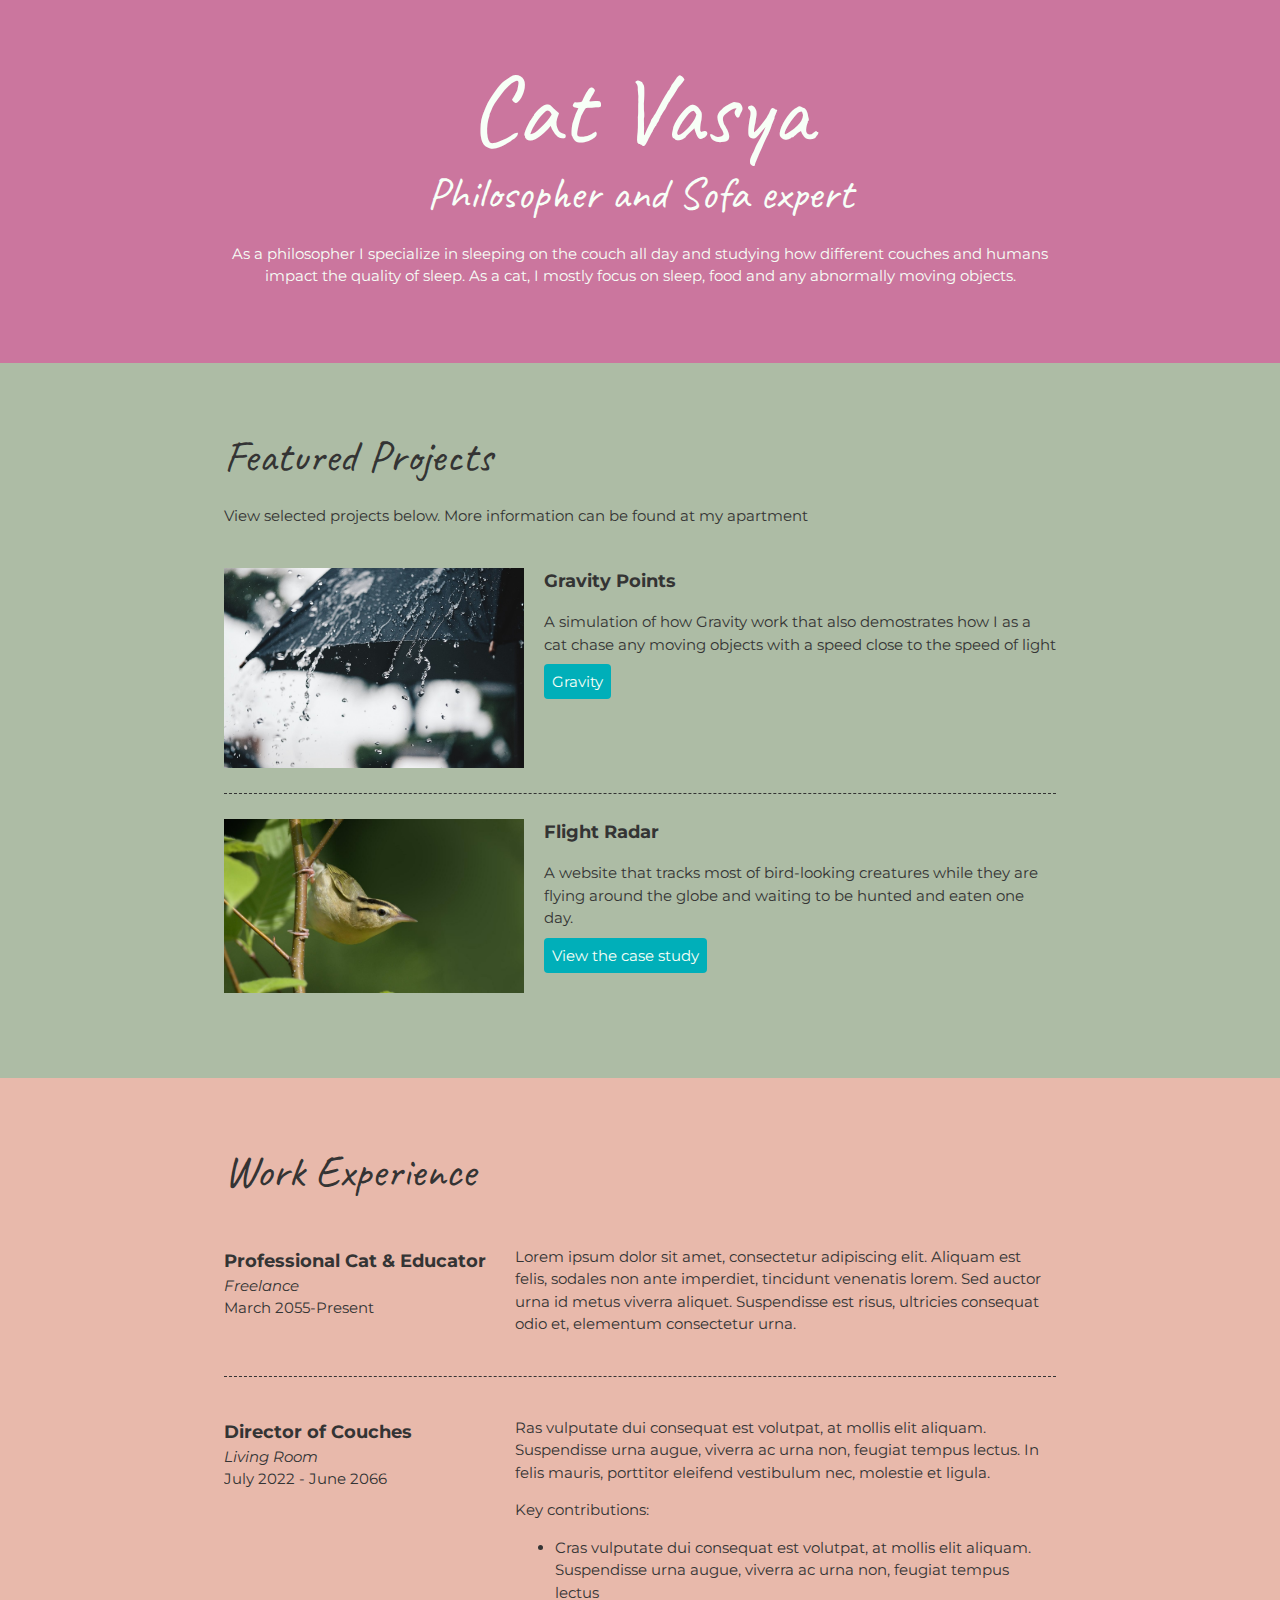
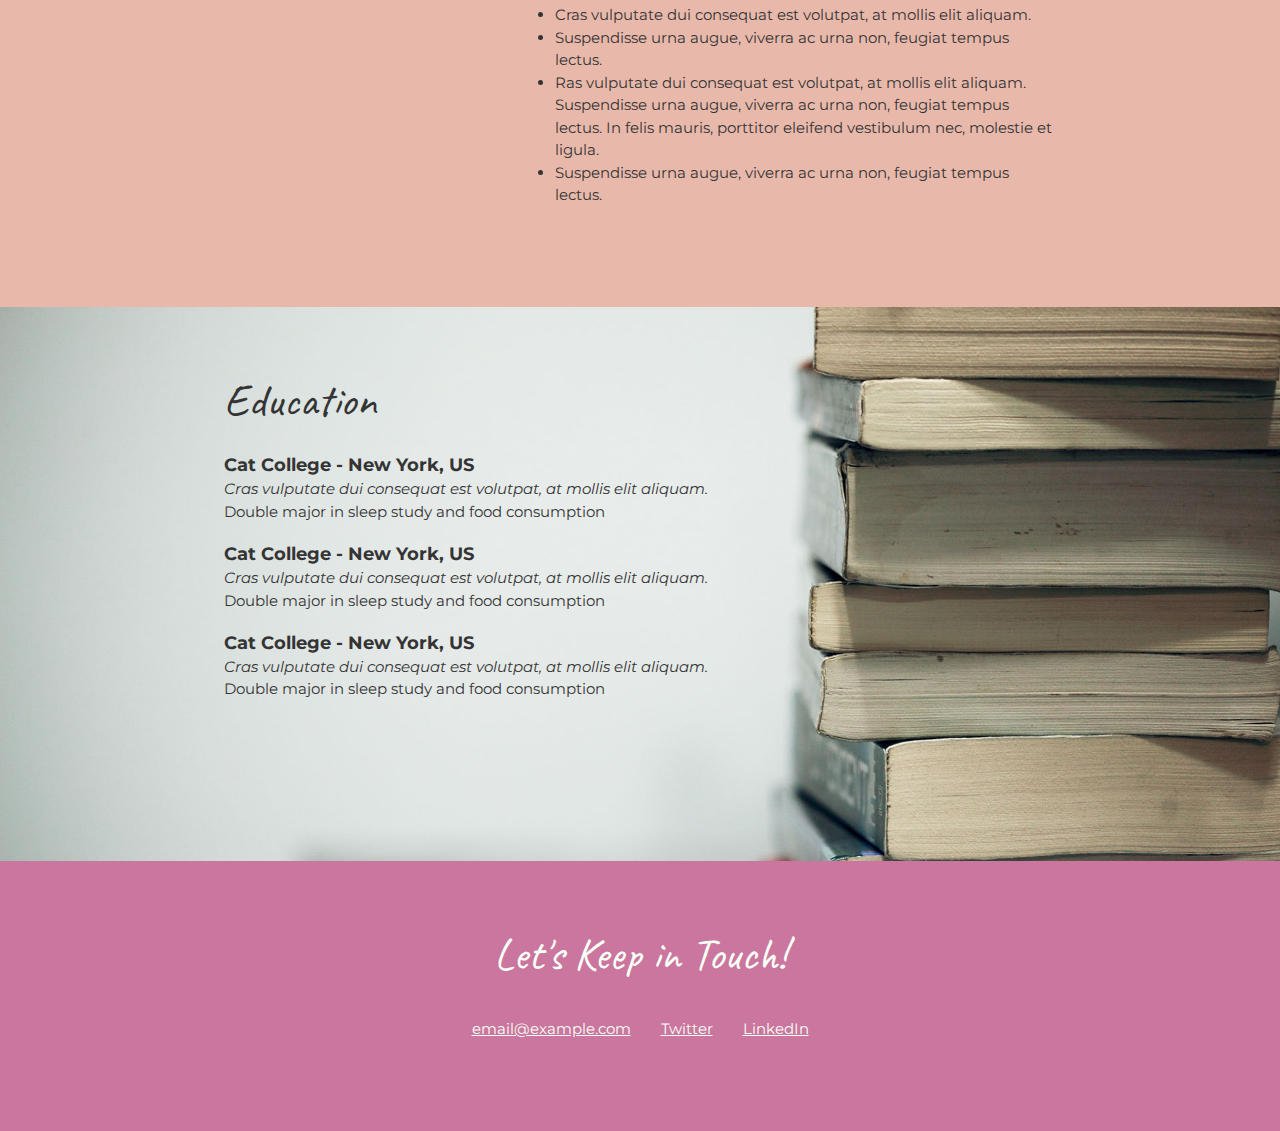
<file: Cat's portfolio css-training/index.html>
<!DOCTYPE html>
<html lang="en">
  <head>
    <meta charset="UTF-8">
    <meta name="viewport" content="width=device-width, initial-scale=1.0">
    <title>My Cat</title>
     <link href="https://fonts.googleapis.com/css?family=Caveat|Montserrat:400,600&display=swap" rel="stylesheet">
    <link rel="stylesheet" href="css/styles.css">
  </head>
  <body>
    <main>

      <header>
        <div class="content-wrap">
          <h1>Cat Vasya</h1>
          <h2>Philosopher and Sofa expert</h2>

          <p>As a philosopher I specialize in sleeping on the couch all day and studying how different couches and humans impact the quality of sleep. As a cat, I mostly focus on sleep, food and any abnormally moving objects.</p>
        </div>
      </header>


      <section class="projects">
        <div class="content-wrap divider">
          <h2>Featured Projects</h2>
          <p>View selected projects below. More information can be found at my apartment</p>


          <section class="project-item">
            <img src="images/rain.jpg" alt="rain">
            <h3>Gravity Points</h3>
            <p>A simulation of how Gravity work that also demostrates how I as a cat chase any moving objects with a speed close to the speed of light</p>
            <a class="btn" href="https://codepen.io/akm2/full/AGgarW" target="_blank">Gravity</a>
          </section>


          <section class="project-item clear">
            <img src="images/bird.jpg" alt="bird ">
            <h3>Flight Radar</h3>
            <p>A website that tracks most of bird-looking creatures while they are flying around the globe and waiting to be hunted and eaten one day. </p>
            <a class="btn" href="https://www.flightradar24.com/-24.04,163.62/2" target="_blank">View the case study</a>
          </section>


        </div>
      </section>


      <section class="work-experience item-details">
        <div class="content-wrap divider">
          <h2>Work Experience</h2>

          <!-- Job 1 -->
          <section class="job-item">
            <div class="job-details">
              <h3>Professional Cat & Educator</h3>
              <p>Freelance</p>
              <p>March 2055-Present</p>
            </div>
            <div class="job-summary">
              <p>Lorem ipsum dolor sit amet, consectetur adipiscing elit. Aliquam est felis, sodales non ante imperdiet, tincidunt venenatis lorem. Sed auctor urna id metus viverra aliquet. Suspendisse est risus, ultricies consequat odio et, elementum consectetur urna. </p>
            </div>
          </section>

          <!-- Job 2 -->
          <section class="job-item">
            <div class="job-details">
              <h3>Director of Couches</h3>
              <p>Living Room</p>
              <p>July 2022 - June 2066</p>
            </div>
            <div class="job-summary">
              <p>Ras vulputate dui consequat est volutpat, at mollis elit aliquam. Suspendisse urna augue, viverra ac urna non, feugiat tempus lectus. In felis mauris, porttitor eleifend vestibulum nec, molestie et ligula.</p>
              <p>Key contributions:</p>

                  <ul>
                    <li>Cras vulputate dui consequat est volutpat, at mollis elit aliquam. Suspendisse urna augue, viverra ac urna non, feugiat tempus lectus</li>
                    <li>Cras vulputate dui consequat est volutpat, at mollis elit aliquam.</li>
                    <li> Suspendisse urna augue, viverra ac urna non, feugiat tempus lectus.</li>

                <li>Ras vulputate dui consequat est volutpat, at mollis elit aliquam. Suspendisse urna augue, viverra ac urna non, feugiat tempus lectus. In felis mauris, porttitor eleifend vestibulum nec, molestie et ligula.</li>
                  <li> Suspendisse urna augue, viverra ac urna non, feugiat tempus lectus.</li>
              </ul>
            </div>
          </section>
      </section>


      <section class="education item-details">
        <div class="content-wrap">
          <h2>Education</h2>

          <section>
            <h3>Cat College - New York, US</h3>
            <p>Cras vulputate dui consequat est volutpat, at mollis elit aliquam.</p>
            <p>Double major in sleep study and food consumption</p>
          </section>

          <section>
            <h3>Cat College - New York, US</h3>
            <p>Cras vulputate dui consequat est volutpat, at mollis elit aliquam.</p>
            <p>Double major in sleep study and food consumption</p>
          </section>

          <section>
            <h3>Cat College - New York, US</h3>
            <p>Cras vulputate dui consequat est volutpat, at mollis elit aliquam.</p>
            <p>Double major in sleep study and food consumption</p>
          </section>

        </div>
      </section>


      <footer>
        <div class="content-wrap">
          <h2>Let's Keep in Touch!</h2>
          <ul class="contact-list">
            <li><a href="">email@example.com</a></li>
            <li><a href="" target="_blank">Twitter</a></li>
            <li><a href="" target="_blank">LinkedIn</a></li>
          </ul>
        </div>
      </footer>
    </main>
  </body>
</html>
</file>
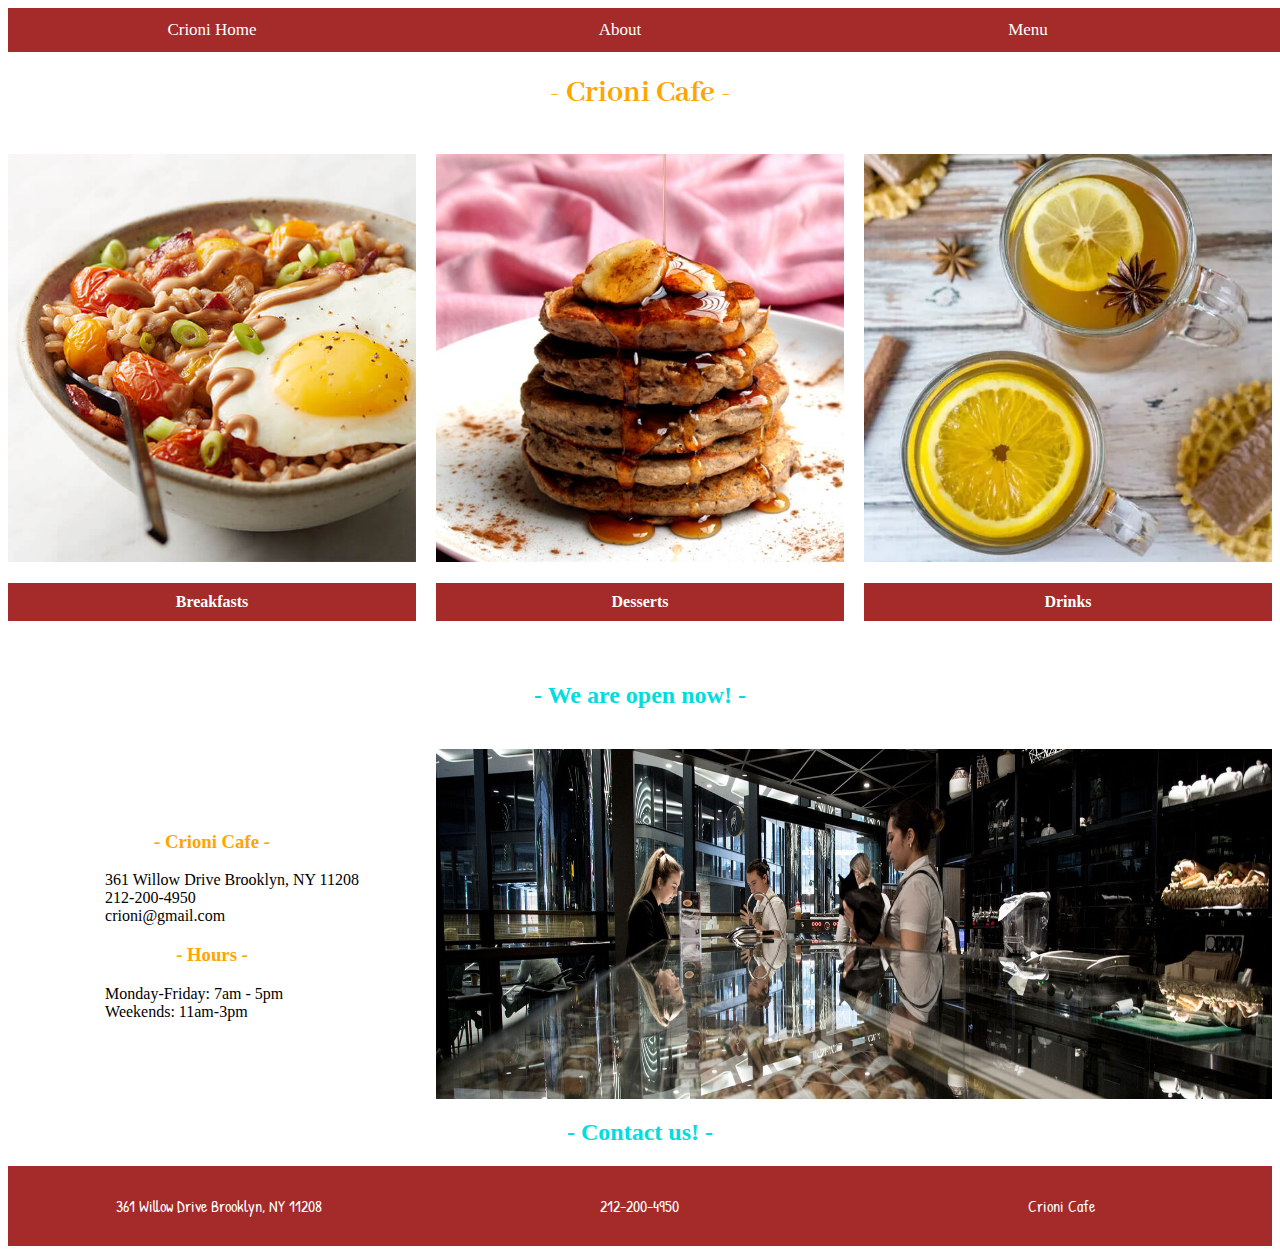
<file: Crioni Cafe/index.html>
<!Doctype>
<html>
	<head>
    <title>Crioni Cafe
    </title>
    <meta name="description" content="Cafe website">
    <meta name="author" content="Tanya Matsegora">
    <meta name="keywords" content="drinks,breakfast,food, desert">
    <link rel="stylesheet" type="text/css" href="style.css">
		<link rel="preconnect" href="https://fonts.googleapis.com">
		<link rel="preconnect" href="https://fonts.gstatic.com" crossorigin>
		<link href="https://fonts.googleapis.com/css2?family=Abhaya+Libre&family=Patrick+Hand&family=Permanent+Marker&display=swap" rel="stylesheet">
  </head>
	 <body>

    <header>
      <nav class="nav">
          <a href="">Crioni Home</a>
          <a href="about.html">About</a>
          <a href="menu.html">Menu</a>
      </nav>

    </header>
<main class="wrapper">
	<h1 class="h1">- Crioni Cafe -</h1>
	<article class="a1"><a href="menu.html"><img src="img/breakfast.jpg" alt="Fried egg"></a>
		<a href="menu.html"><h4>Breakfasts</h4></a>
	</article>
	<article class="a2"><a href="menu.html"><img src="img/dessert.jpeg" alt="Pancakes"></a>
		<a href="menu.html"><h4>Desserts</h4></a>
	</article>
	<article class="a3"><a href="menu.html"><img src="img/drinks.jpeg" alt="Tea with lemon"></a>
		<a href="menu.html"><h4>Drinks</h4></a>
	</article>
	<h2 class="h2">- We are open now! -</h2>
	  <div class="i1">
	    <h3>- Crioni Cafe -</h3>
	    <ul>
	    <li>361 Willow Drive Brooklyn, NY 11208</li>
	    <li>212-200-4950</li>
	    <li>crioni@gmail.com</li>
	    </ul>
	    <h3>- Hours -</h3>
	    <ul>
	      <li>Monday-Friday: 7am - 5pm</li>
	      <li>Weekends: 11am-3pm</li>
	    </ul>
	</div>
	<img class="im1" src="img/cafe3.jpeg" alt="Kitchen of the cafe">
</main>


    </body>
		<footer>
		<h2>- Contact us! -</h2>
		<div id="f">
		<p>361 Willow Drive Brooklyn, NY 11208</p>
		<p>212-200-4950</p>
		<p>Crioni Cafe</p>
	</div>
		</footer>
</html>
</file>
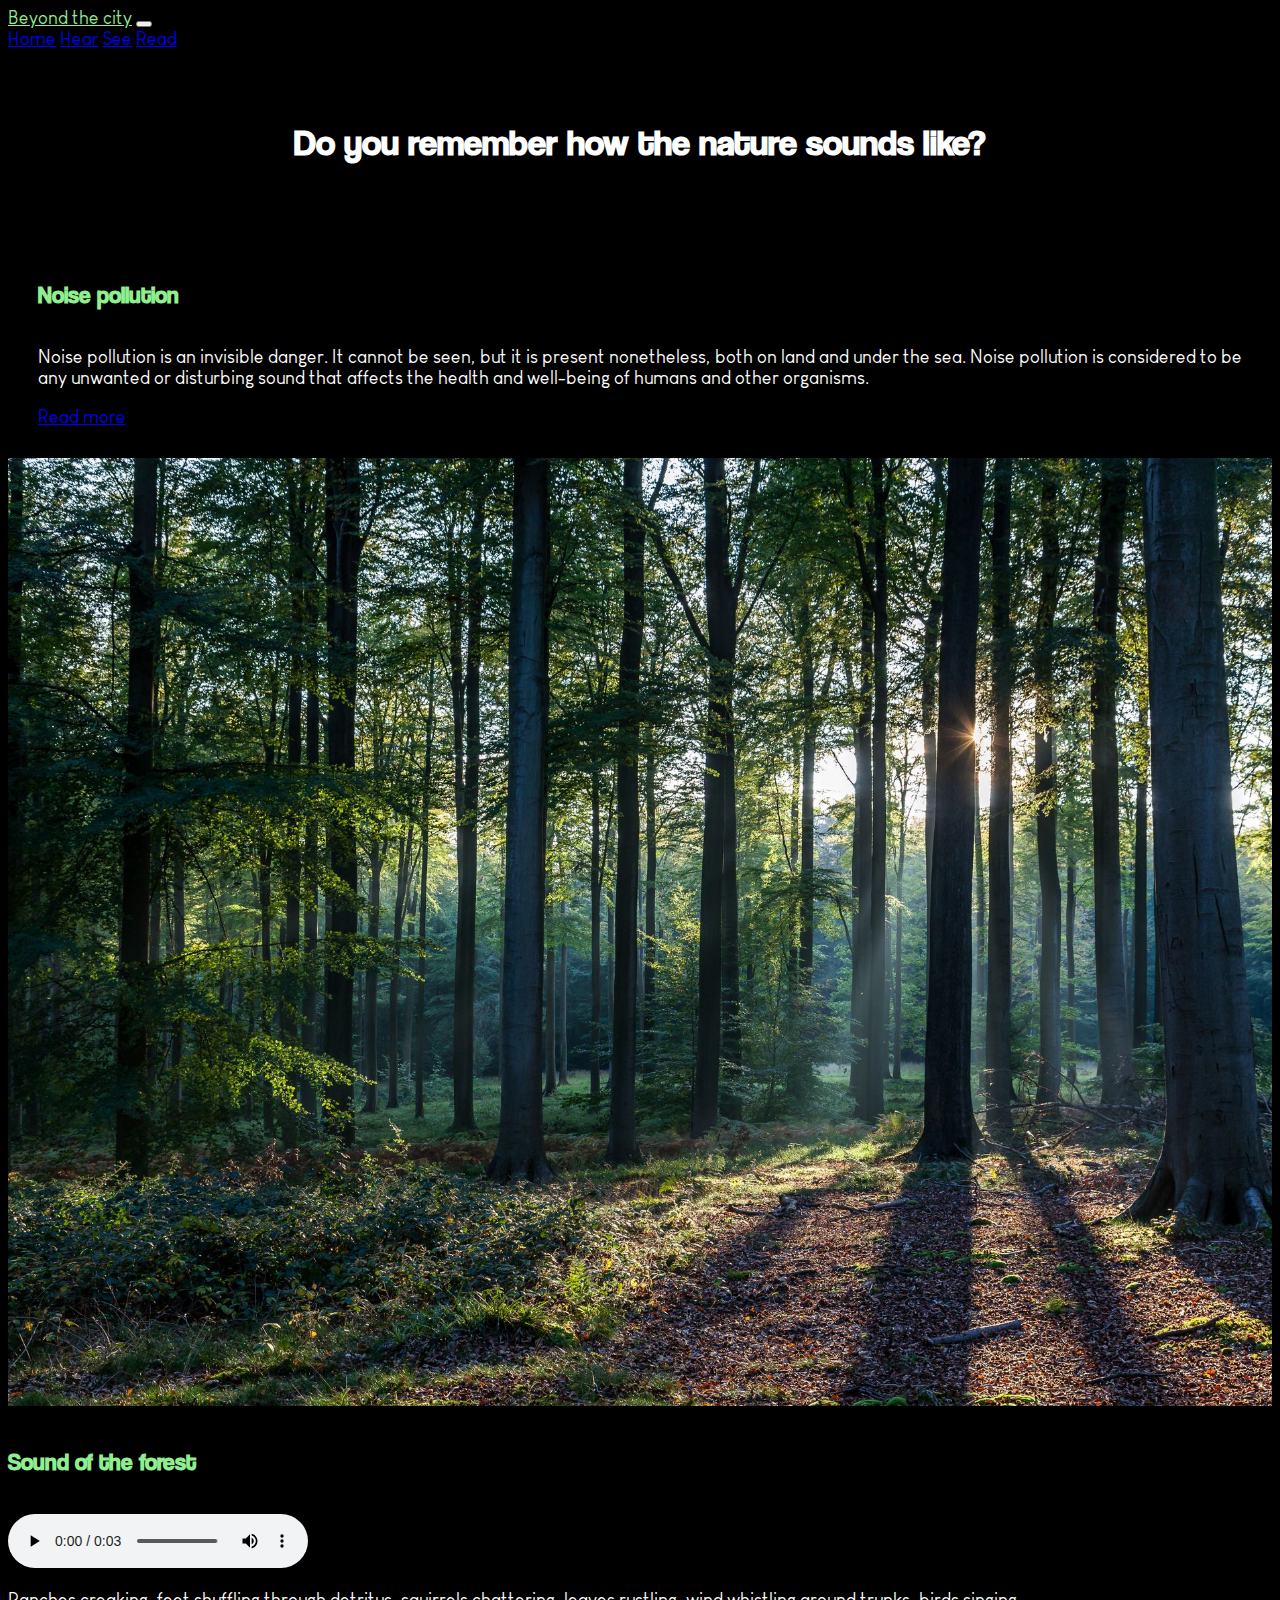
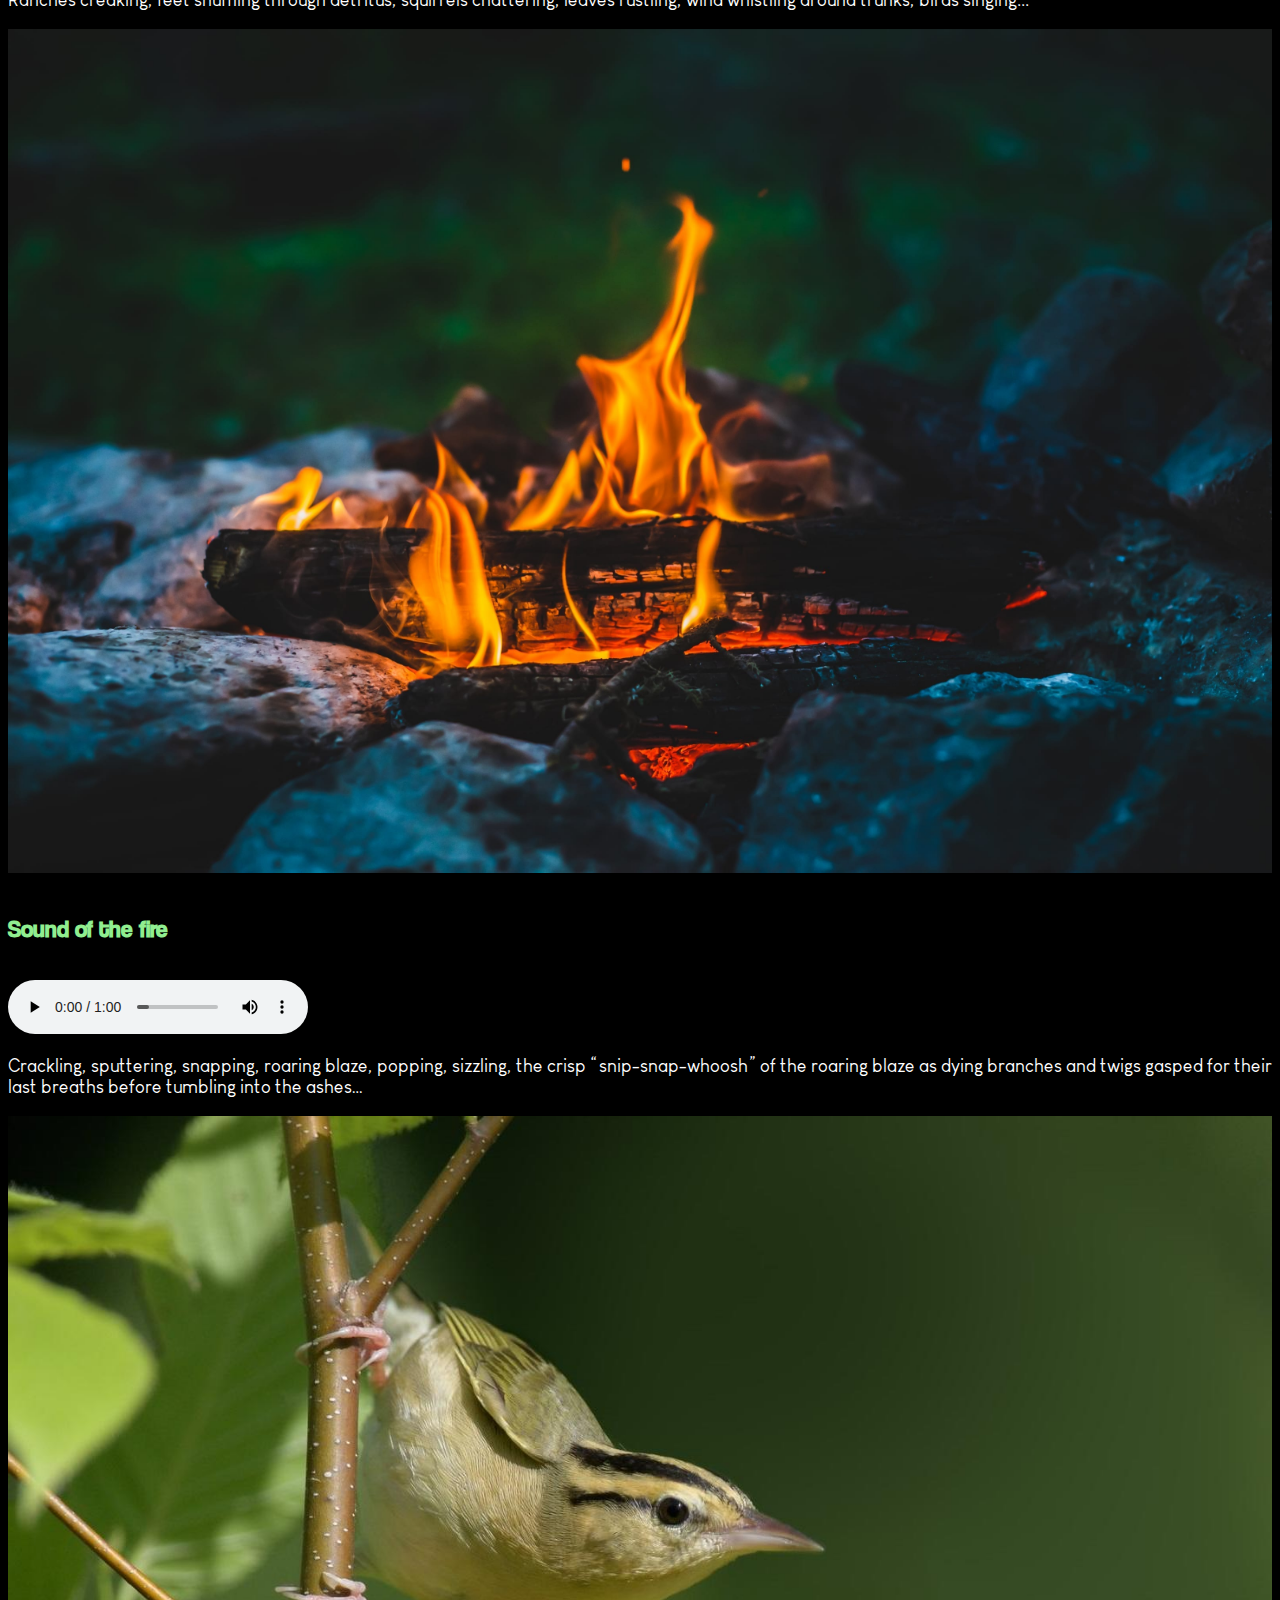
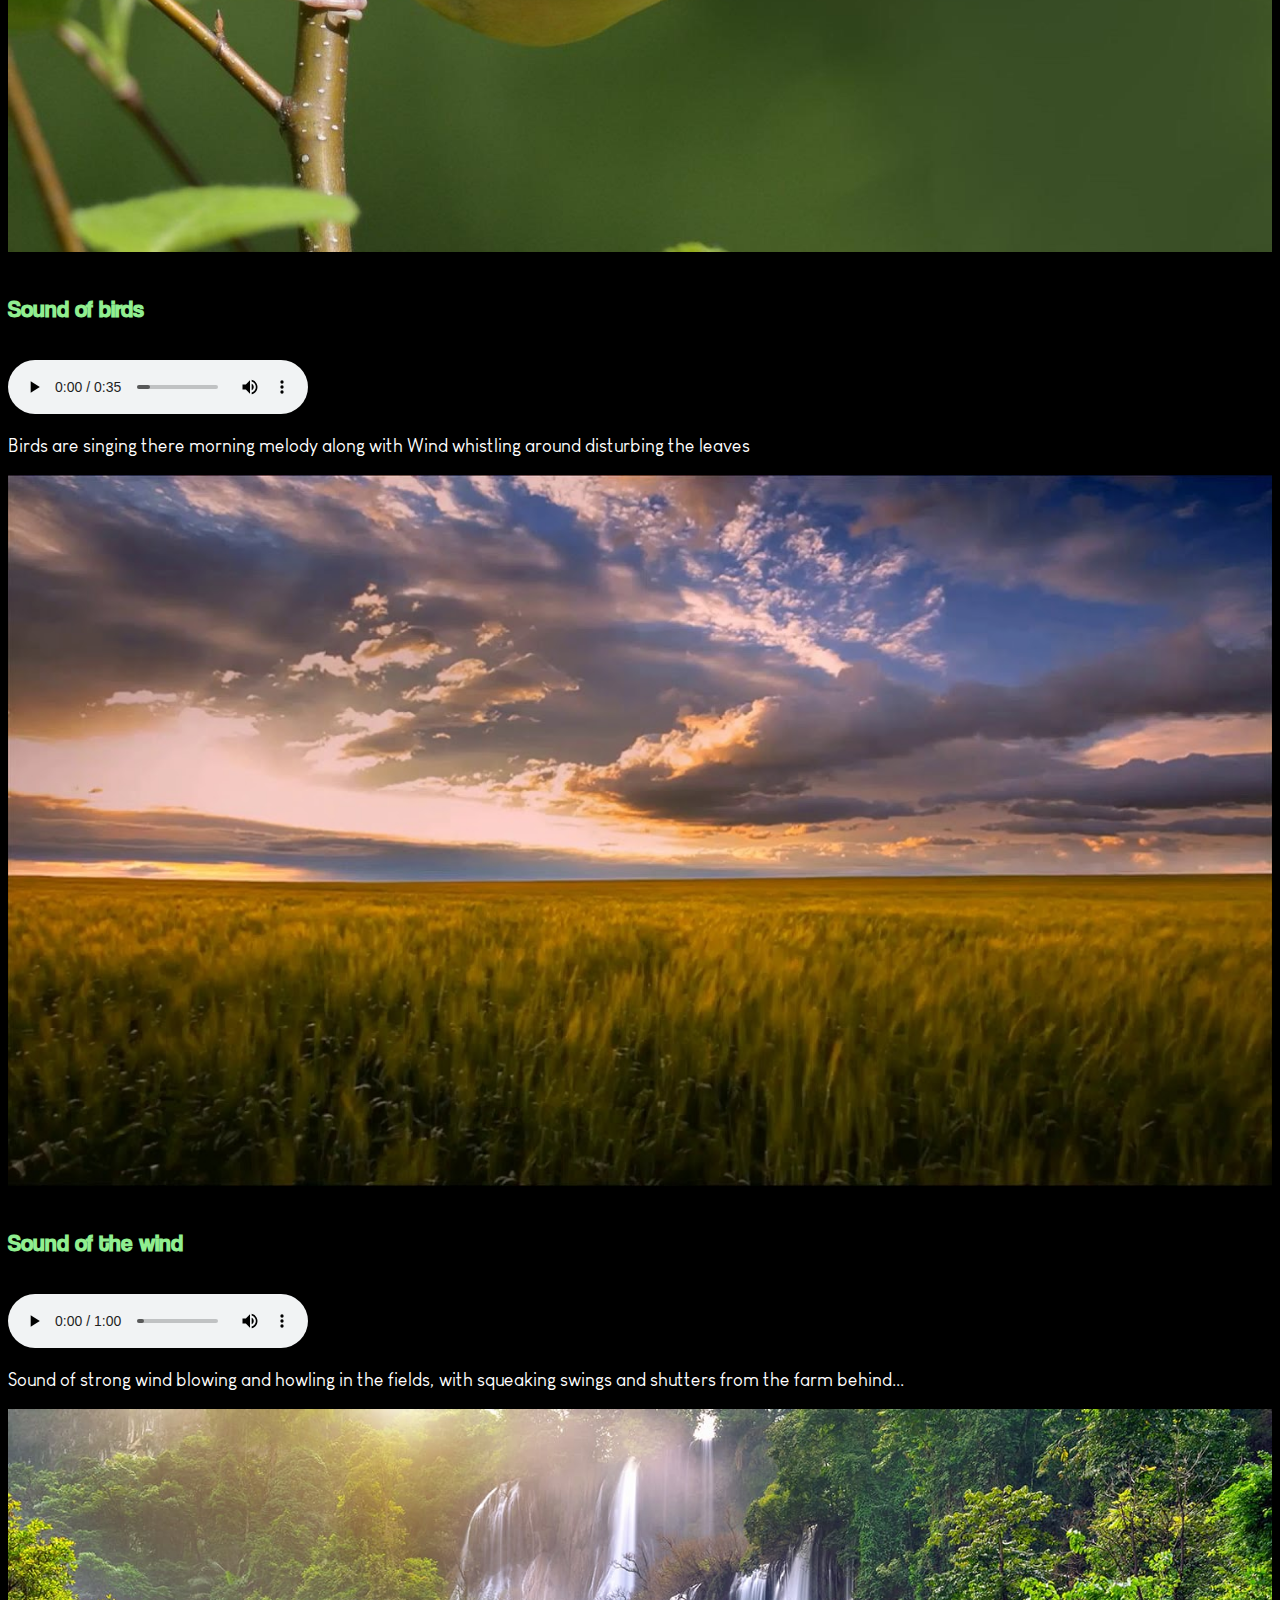
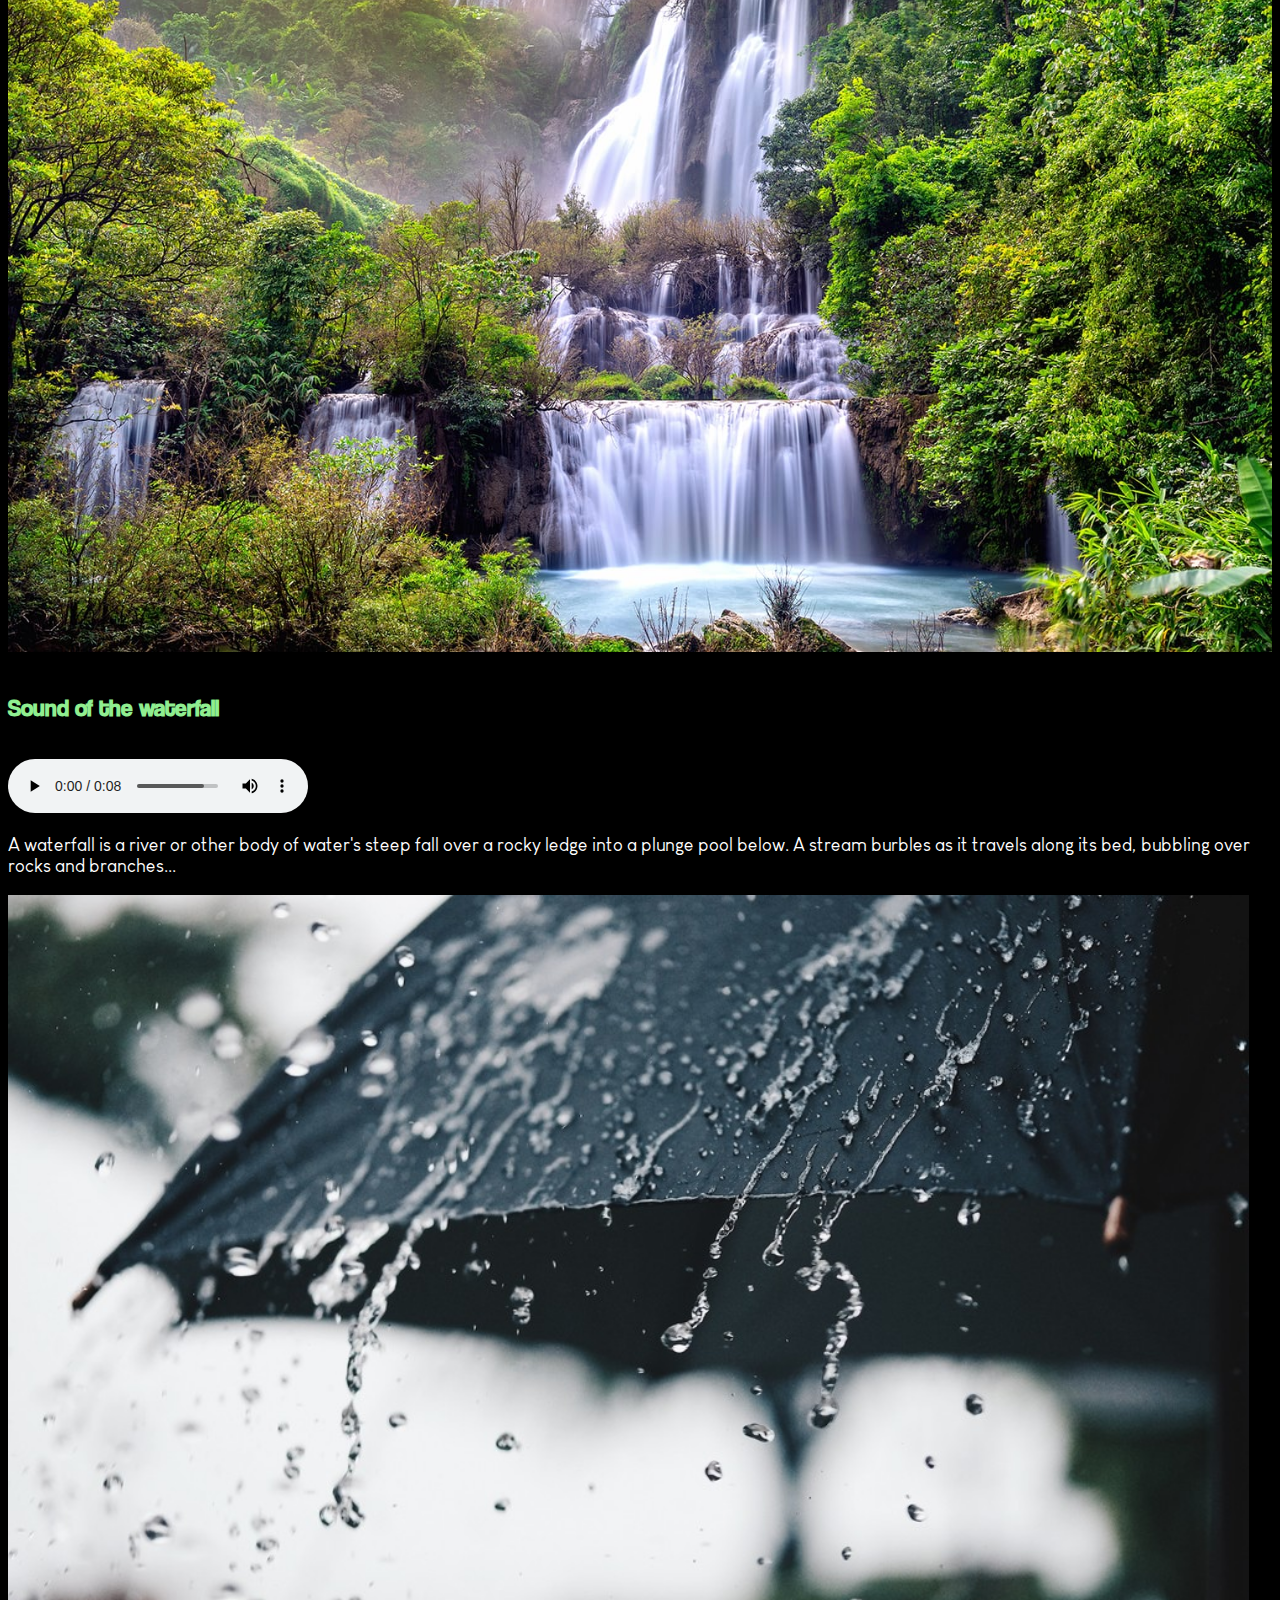
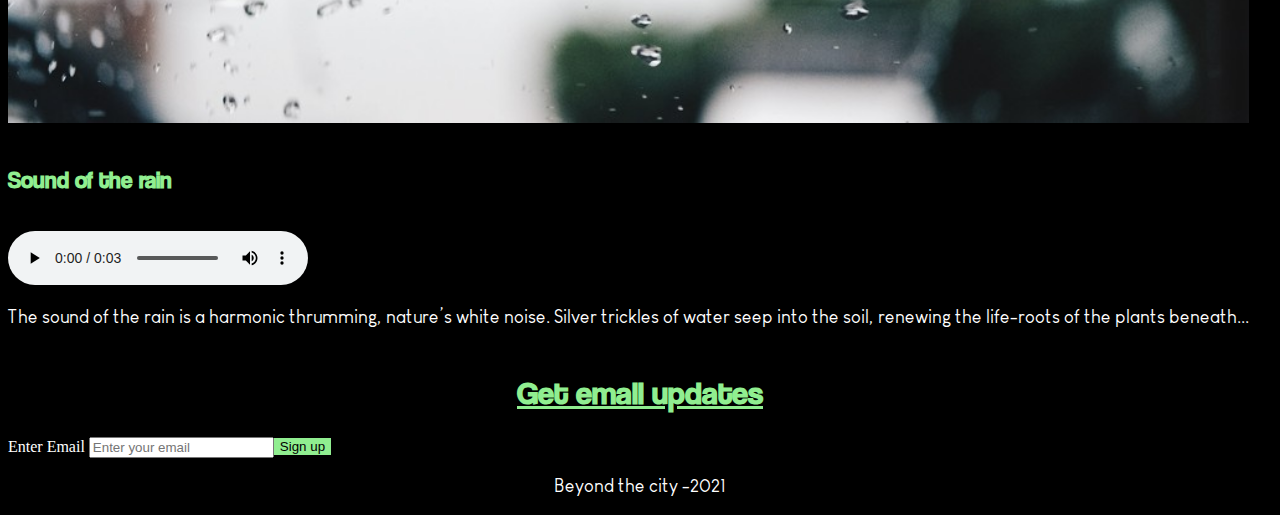
<file: Beyond the city/hear.html>
<!doctype html>
<html lang="en">
  <head>
    <title>Beyond the city
    </title>
    <meta name="description" content="Beyond the city">
    <meta name="author" content="Tanya Matsegora">
    <meta name="keywords" content="nature, forest, mountain">
    <link rel="stylesheet" type="text/css" href="style.css">
    <meta charset="utf-8">
    <meta name="viewport" content="width=device-width, initial-scale=1">

    <!-- Bootstrap CSS -->
    <link href="https://cdn.jsdelivr.net/npm/bootstrap@5.1.3/dist/css/bootstrap.min.css" rel="stylesheet" integrity="sha384-1BmE4kWBq78iYhFldvKuhfTAU6auU8tT94WrHftjDbrCEXSU1oBoqyl2QvZ6jIW3" crossorigin="anonymous">

  </head>
  <body>
    <header>
      <nav class="navbar navbar-expand-lg navbar-dark bg-dark fixed-top">
  <div class="container-fluid">
    <a class="navbar-brand" href="index.html">Beyond the city</a>
    <button class="navbar-toggler" type="button" data-bs-toggle="collapse" data-bs-target="#navbarNavAltMarkup" aria-controls="navbarNavAltMarkup" aria-expanded="false" aria-label="Toggle navigation">
      <span class="navbar-toggler-icon"></span>
    </button>
    <div class="collapse navbar-collapse" id="navbarNavAltMarkup">
      <div class="navbar-nav">
        <a class="nav-link" aria-current="page" href="index.html">Home</a>
        <a class="nav-link active" href="hear.html">Hear</a>
        <a class="nav-link" href="see.html">See</a>
        <a class="nav-link" href="read.html">Read</a>

      </div>
    </div>
  </div>
</nav>
    </header>
    <main class="grid">
    <h1 style="color:white;">Do you remember how the nature sounds like?</h1>
    <article class="a">
    <div class="card w-100 bg-dark text-white">
  <div class="card-body">
    <h5 class="card-title">Noise pollution</h5>
    <p class="card-text">Noise pollution is an invisible danger.
      It cannot be seen, but it is present nonetheless, both on land and under the sea.
      Noise pollution is considered to be any unwanted or disturbing sound that affects the health
      and well-being of humans and other organisms. </p>
      <div class="d-grid col-6 mx-auto">
    <a href="read.html" class="btn btn-outline-light">Read more</a>
  </div>
  </div>
</div>
</article>

    <div class="row row-cols-1 row-cols-md-2 g-4">
  <div class="col">
    <div class="card text-white bg-dark mb-3">
      <img src="img/forest.jpg" class="card-img-top" height="auto"width="100%"alt="forest">
      <div class="card-body">
        <h5 class="card-title">Sound of the forest</h5>
        <audio controls>
          <source src="mp/forest.mp3" type="audio/mpeg">
Your browser does not support the audio element.
          </audio>
        <p class="card-text">Ranches creaking, feet shuffling through detritus, squirrels chattering, leaves rustling, wind whistling around trunks, birds singing...</p>
      </div>
    </div>
  </div>
  <div class="col">
    <div class="card text-white bg-dark mb-3">
      <img src="img/fire2.jpg" class="card-img-top" height="auto"width="100%"alt="fire">
      <div class="card-body">
        <h5 class="card-title">Sound of the fire</h5>
        <audio controls>
        <source src="mp/fire.mp3" type="audio/mpeg">
Your browser does not support the audio element.
        </audio>
        <p class="card-text">Crackling, sputtering, snapping, roaring blaze, popping, sizzling, the crisp “snip-snap-whoosh” of the roaring blaze as dying branches and twigs gasped for their last breaths before tumbling into the ashes…</p>
      </div>
    </div>
  </div>
  <div class="col">
    <div class="card text-white bg-dark mb-3">
      <img src="img/bird.jpg" class="card-img-top" height="auto"width="100%"alt="bird">
      <div class="card-body">
        <h5 class="card-title">Sound of birds</h5>
        <audio controls>
        <source src="mp/birds.mp3" type="audio/mpeg">
Your browser does not support the audio element.
        </audio>
        <p class="card-text">Birds are singing there morning melody along with Wind whistling around disturbing the leaves</p>
      </div>
    </div>
  </div>
  <div class="col">
    <div class="card text-white bg-dark mb-3">
      <img src="img/wind.jpg" class="card-img-top"height="auto"width="100%" alt="wheat and sun">
      <div class="card-body">
        <h5 class="card-title">Sound of the wind</h5>
        <audio controls>
        <source src="mp/wind.mp3" type="audio/mpeg">
Your browser does not support the audio element.
        </audio>
        <p class="card-text">Sound of strong wind blowing and howling in the fields, with squeaking swings and shutters from the farm behind...</p>
      </div>
    </div>
  </div>

  <div class="col">
    <div class="card text-white bg-dark mb-3">
      <img src="img/waterfall.jpg" class="card-img-top" height="auto"width="100%"alt="waterfall">
      <div class="card-body">
        <h5 class="card-title">Sound of the waterfall</h5>
        <audio controls>
        <source src="mp/water.mp3" type="audio/mpeg">
Your browser does not support the audio element.
        </audio>
        <p class="card-text">A waterfall is a river or other body of water's steep fall over a rocky ledge into a plunge pool below. A stream burbles as it travels along its bed, bubbling over rocks and branches...</p>
      </div>
    </div>
  </div>
  <div class="col">
    <div class="card text-white bg-dark mb-3">
      <img src="img/rain.jpg" class="card-img-top"height="auto"width="100%" alt="rain">
      <div class="card-body">
        <h5 class="card-title">Sound of the rain</h5>
        <audio controls>
        <source src="mp/rain.mp3" type="audio/mpeg">
Your browser does not support the audio element.
        </audio>
        <p class="card-text">The sound of the rain is a harmonic thrumming, nature’s white noise. Silver trickles of water seep into the soil, renewing the life-roots of the plants beneath...</p>
      </div>
    </div>
  </div>
</div>
</main>
    <footer class="footer">
      <h2>Get email updates</h2>
      <form class="row g-3">
      <div class="col-5">
         <label for="inputemail" class="visually-hidden">Enter Email</label>
         <input type="email" class="form-control" id="inputPassword2" placeholder="Enter your email">
       </div>
       <div class="d-grid col-2 ">
         <button type="submit" style="background:lightgreen; border:lightgreen; color:black;"class="btn btn-primary mb-3">Sign up</button>
       </div>
      </form>
    <p>Beyond the city -2021</p>
    </footer>

    <script src="https://cdn.jsdelivr.net/npm/bootstrap@5.1.3/dist/js/bootstrap.bundle.min.js" integrity="sha384-ka7Sk0Gln4gmtz2MlQnikT1wXgYsOg+OMhuP+IlRH9sENBO0LRn5q+8nbTov4+1p" crossorigin="anonymous"></script>


  </body>
</html>
</file>
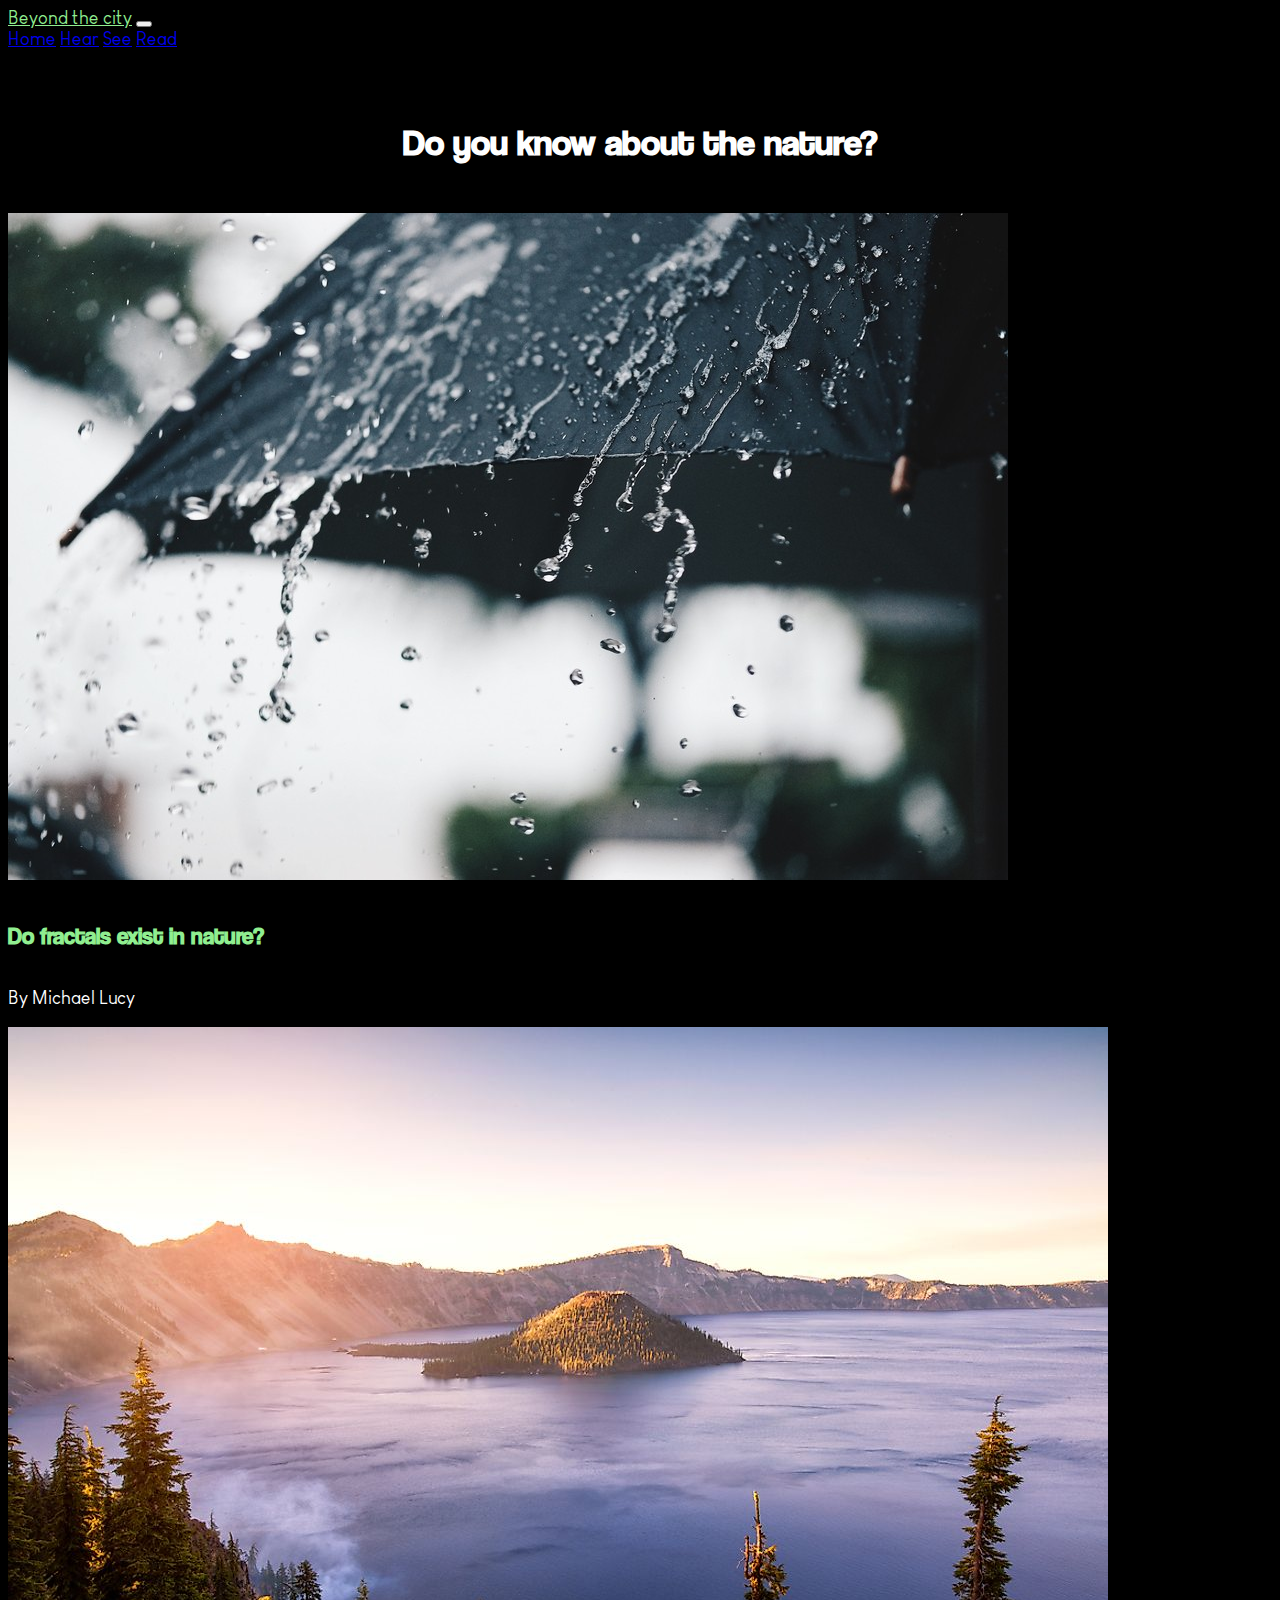
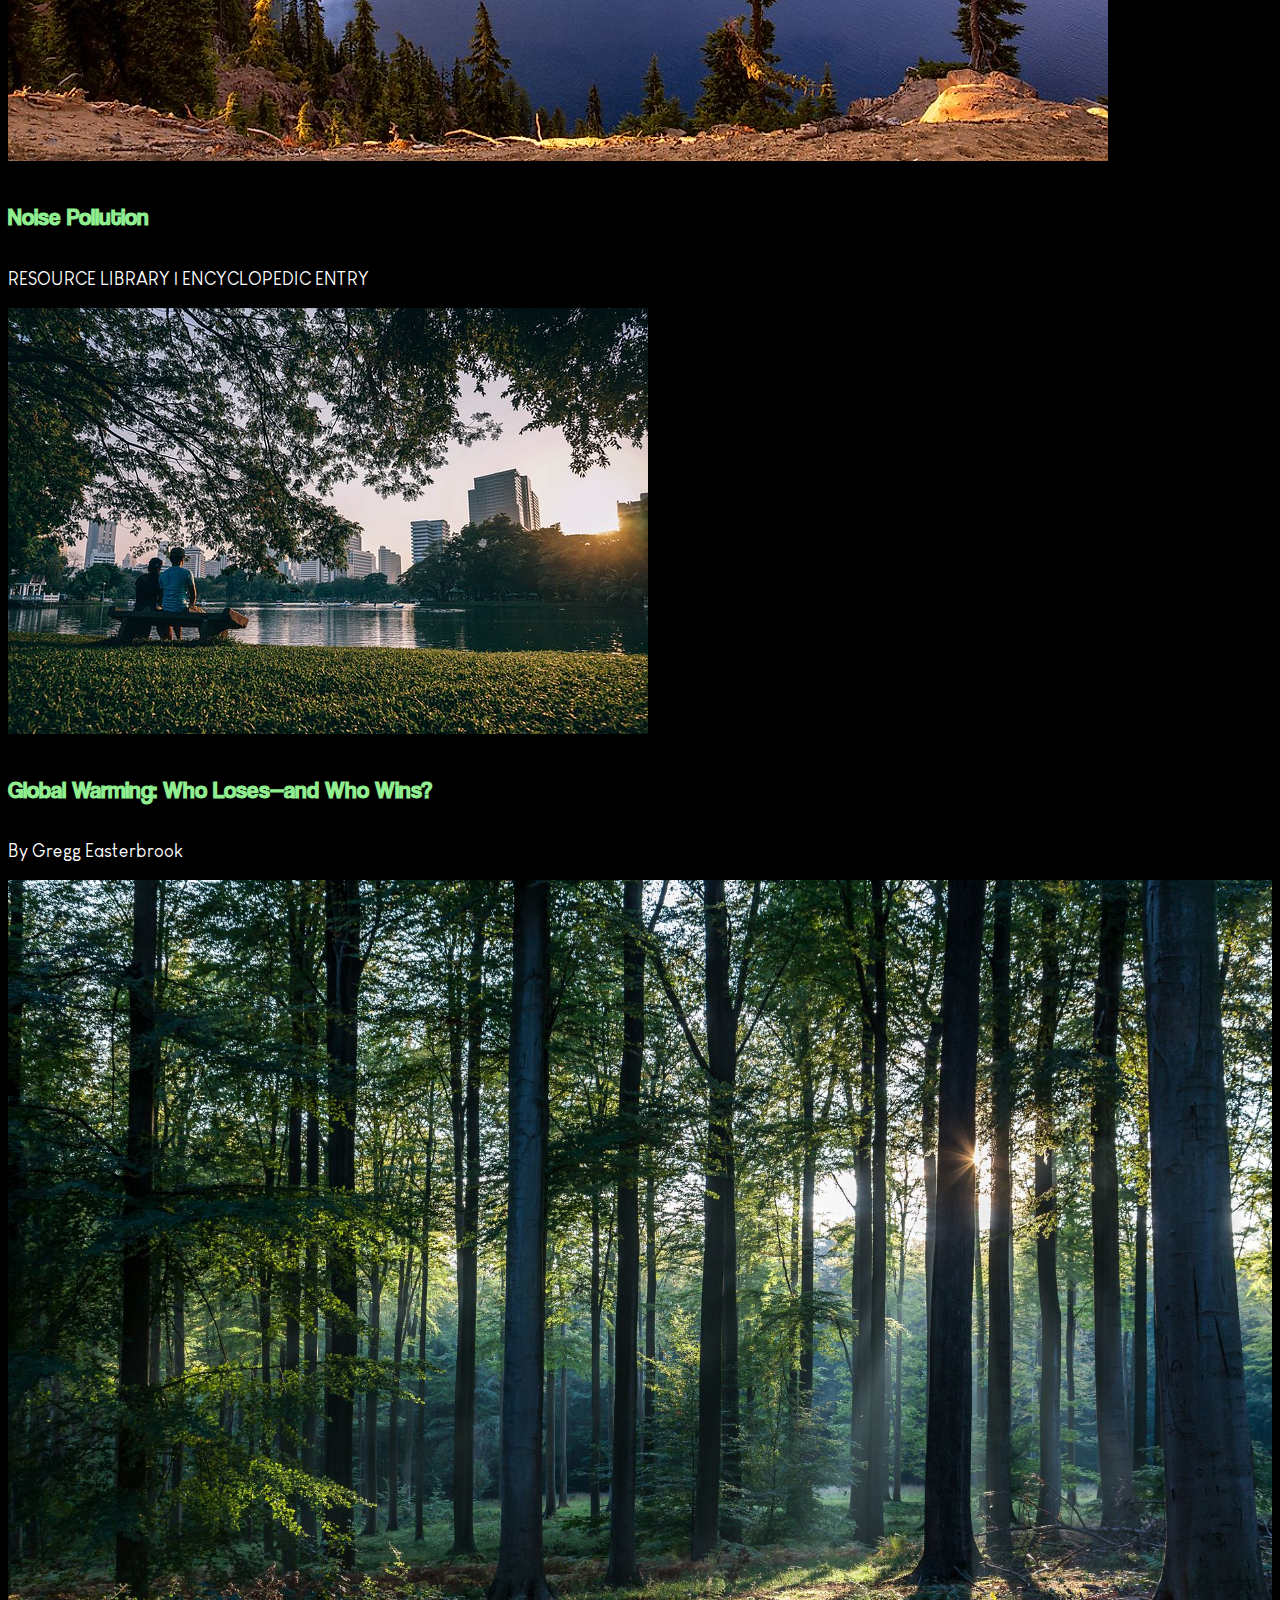
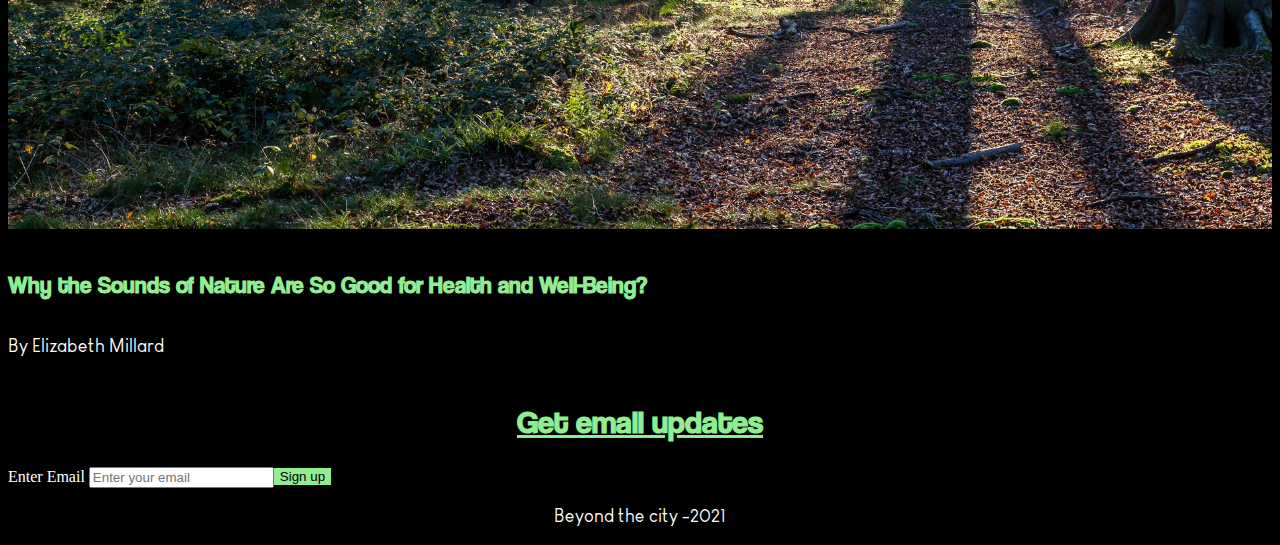
<file: Beyond the city/read.html>
<!doctype html>
<html lang="en">
  <head>
    <title>Beyond the city
    </title>
    <meta name="description" content="Beyond the city">
    <meta name="author" content="Tanya Matsegora">
    <meta name="keywords" content="nature, forest, mountain">
    <link rel="stylesheet" type="text/css" href="style.css">
    <meta charset="utf-8">
    <meta name="viewport" content="width=device-width, initial-scale=1">

    <!-- Bootstrap CSS -->
    <link href="https://cdn.jsdelivr.net/npm/bootstrap@5.1.3/dist/css/bootstrap.min.css" rel="stylesheet" integrity="sha384-1BmE4kWBq78iYhFldvKuhfTAU6auU8tT94WrHftjDbrCEXSU1oBoqyl2QvZ6jIW3" crossorigin="anonymous">

  </head>
  <body>
    <header>
      <nav class="navbar navbar-expand-lg navbar-dark bg-dark fixed-top">
  <div class="container-fluid">
    <a class="navbar-brand" href="index.html">Beyond the city</a>
    <button class="navbar-toggler" type="button" data-bs-toggle="collapse" data-bs-target="#navbarNavAltMarkup" aria-controls="navbarNavAltMarkup" aria-expanded="false" aria-label="Toggle navigation">
      <span class="navbar-toggler-icon"></span>
    </button>
    <div class="collapse navbar-collapse" id="navbarNavAltMarkup">
      <div class="navbar-nav">
        <a class="nav-link" aria-current="page" href="index.html">Home</a>
        <a class="nav-link " href="hear.html">Hear</a>
        <a class="nav-link " href="see.html">See</a>
        <a class="nav-link active" href="read.html">Read</a>

      </div>
    </div>
  </div>
</nav>
    </header>
    <main class="grid">
    <h1 style="color:white;">Do you know about the nature?</h1>
    <div class="row row-cols-1 row-cols-md-2 g-4 ">

    <div class="col">
  <div class="card text-white bg-dark mb-3">

    <img src="img/rain.jpg" class="card-img-top" height="auto"width="100%"alt="raining">
    <div class="card-body">
        <a href="https://cosmosmagazine.com/science/mathematics/fractals-in-nature/"target="_blank"><h5 class="card-title">Do fractals exist in nature?</h5></a>
      <p class="card-text">By Michael Lucy</p>
    </div>
  </div>
</div>
  <div class="col">
    <div class="card text-white bg-dark mb-3">

        <img src="img/lake.jpg" class="card-img-top"height="auto"width="100%" alt="lake and mountains">
      <div class="card-body">
          <a href="https://www.nationalgeographic.org/encyclopedia/noise-pollution/"target="_blank"><h5 class="card-title">Noise Pollution</h5></a>
        <p class="card-text">RESOURCE LIBRARY | ENCYCLOPEDIC ENTRY</p>
      </div>
    </div>
</div>
  <div class="col">
    <div class="card text-white bg-dark mb-3">

        <img src="img/city.jpg" class="card-img-top"height="auto"width="100%" alt="city and trees">
      <div class="card-body">
        <a href="https://www.theatlantic.com/magazine/archive/2007/04/global-warming-who-loses-and-who-wins/305698/"target="_blank"><h5 class="card-title">Global Warming: Who Loses—and Who Wins?</h5></a>
        <p class="card-text">By Gregg Easterbrook</p>
      </div>
    </div>
</div>
  <div class="col">
    <div class="card text-white bg-dark mb-3">

        <img src="img/forest.jpg" class="card-img-top" height="auto"width="100%" alt="forest">
      <div class="card-body">
        <a href="https://www.everydayhealth.com/self-care/why-the-sounds-of-nature-are-so-good-for-health-and-wellbeing/"target="_blank"><h5 class="card-title">Why the Sounds of Nature Are So Good for Health and Well-Being?</h5></a>
        <p class="card-text">By Elizabeth Millard</p>
      </div>
    </div>
</div>

  </div>


    </main>
    <footer class="footer">
      <h2>Get email updates</h2>
      <form class="row g-3">
      <div class="col-5 ">
         <label for="inputemail" class="visually-hidden">Enter Email</label>
         <input type="email" class="form-control" id="inputPassword2" placeholder="Enter your email">
       </div>
       <div class="d-grid col-2">
         <button type="submit" style="background:lightgreen; border:lightgreen; color:black;"class="btn btn-primary mb-3">Sign up</button>
       </div>
      </form>
    <p>Beyond the city -2021</p>
    </footer>

    <script src="https://cdn.jsdelivr.net/npm/bootstrap@5.1.3/dist/js/bootstrap.bundle.min.js" integrity="sha384-ka7Sk0Gln4gmtz2MlQnikT1wXgYsOg+OMhuP+IlRH9sENBO0LRn5q+8nbTov4+1p" crossorigin="anonymous"></script>


  </body>
</html>
</file>
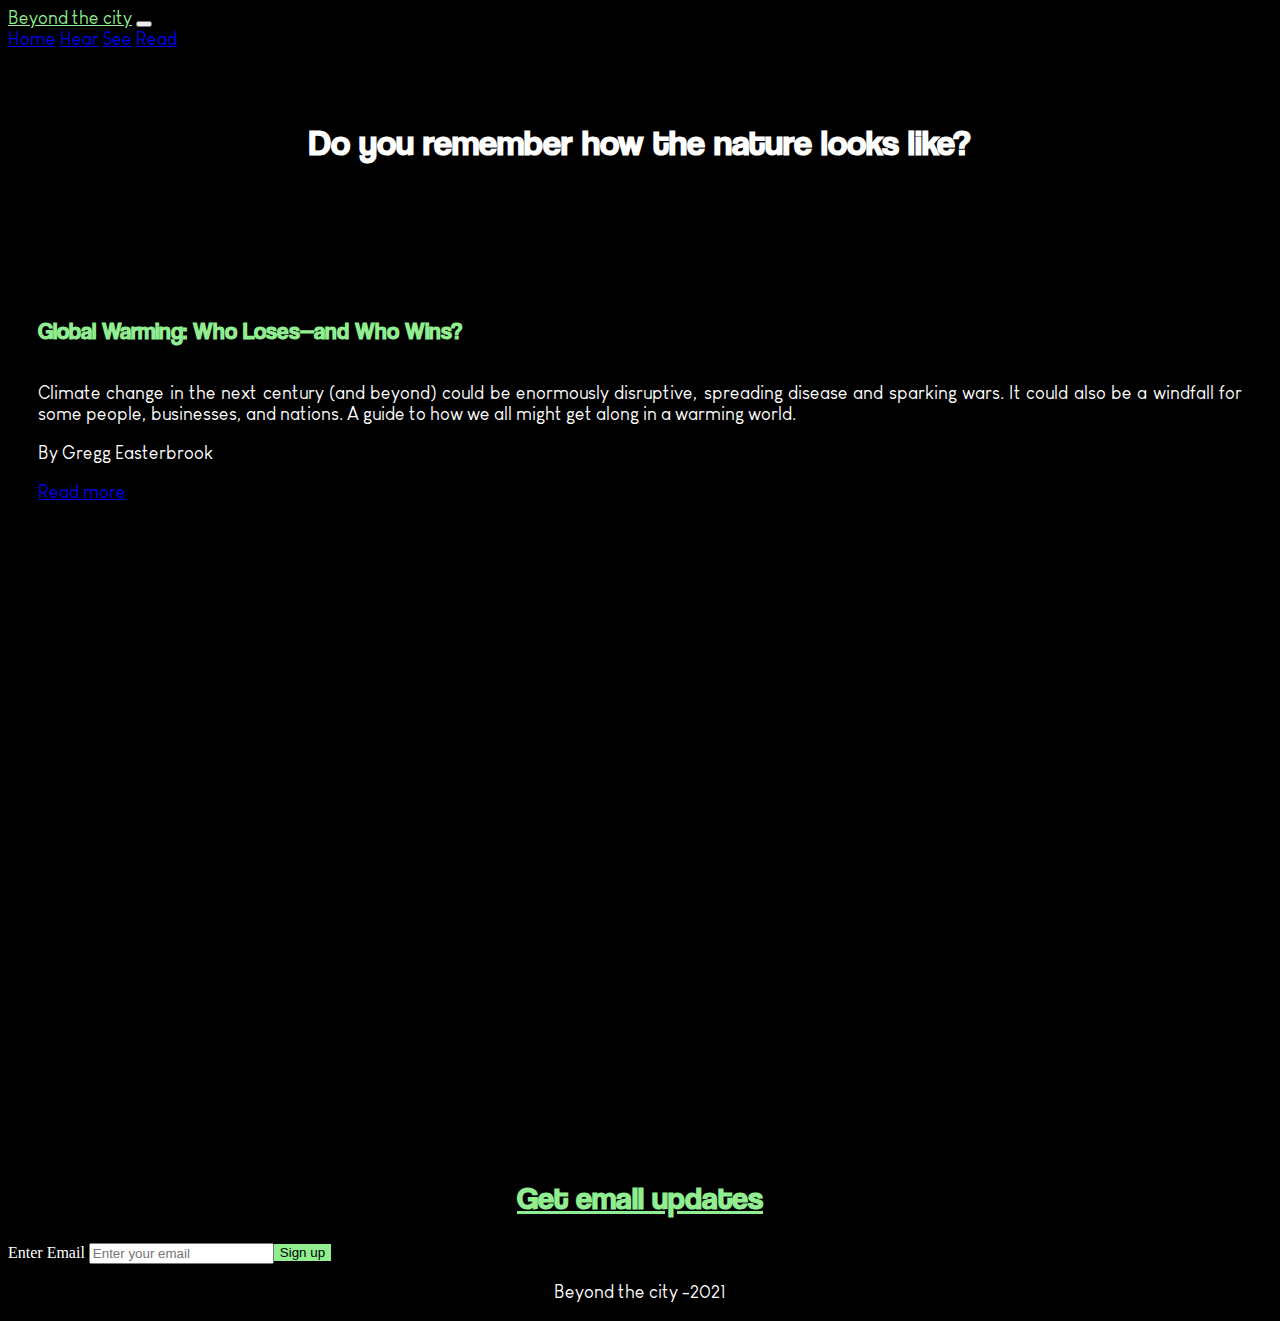
<file: Beyond the city/see.html>
<!doctype html>
<html lang="en">
  <head>
    <title>Beyond the city
    </title>
    <meta name="description" content="Beyond the city">
    <meta name="author" content="Tanya Matsegora">
    <meta name="keywords" content="nature, forest, mountain">
    <link rel="stylesheet" type="text/css" href="style.css">
    <meta charset="utf-8">
    <meta name="viewport" content="width=device-width, initial-scale=1">

    <!-- Bootstrap CSS -->
    <link href="https://cdn.jsdelivr.net/npm/bootstrap@5.1.3/dist/css/bootstrap.min.css" rel="stylesheet" integrity="sha384-1BmE4kWBq78iYhFldvKuhfTAU6auU8tT94WrHftjDbrCEXSU1oBoqyl2QvZ6jIW3" crossorigin="anonymous">

  </head>
  <body>
    <header>
      <nav class="navbar navbar-expand-lg navbar-dark bg-dark fixed-top">
  <div class="container-fluid">
    <a class="navbar-brand" href="index.html">Beyond the city</a>
    <button class="navbar-toggler" type="button" data-bs-toggle="collapse" data-bs-target="#navbarNavAltMarkup" aria-controls="navbarNavAltMarkup" aria-expanded="false" aria-label="Toggle navigation">
      <span class="navbar-toggler-icon"></span>
    </button>
    <div class="collapse navbar-collapse" id="navbarNavAltMarkup">
      <div class="navbar-nav">
        <a class="nav-link" aria-current="page" href="index.html">Home</a>
        <a class="nav-link " href="hear.html">Hear</a>
        <a class="nav-link active" href="see.html">See</a>
        <a class="nav-link" href="read.html">Read</a>

      </div>
    </div>
  </div>
</nav>
    </header>
    <main class="grid">
    <h1 style="color:white;">Do you remember how the nature looks like?</h1>
    <p></p>
    <article class="a">
    <div class="card w-100 bg-dark text-white">
  <div class="card-body">
    <h5 class="card-title">Global Warming: Who Loses—and Who Wins?</h5>
    <p class="card-text">
Climate change in the next century (and beyond) could be enormously disruptive, spreading disease and sparking wars. It could also be a windfall for some people, businesses, and nations. A guide to how we all might get along in a warming world.</p>

<p>By Gregg Easterbrook </p>
      <div class="d-grid col-6 mx-auto">
    <a href="read.html" class="btn btn-outline-light">Read more</a>
  </div>
  </div>
  </div>
  </article>
  </main>
  <iframe width="1260" height="615" src="https://www.youtube.com/embed/IUN664s7N-c?controls=0" title="YouTube video player" frameborder="0" allow="accelerometer; autoplay; clipboard-write; encrypted-media; gyroscope; picture-in-picture" allowfullscreen></iframe>
    <footer class="footer">
      <h2>Get email updates</h2>
      <form class="row g-3">
      <div class="col-5 ">
         <label for="inputemail" class="visually-hidden">Enter Email</label>
         <input type="email" class="form-control" id="inputPassword2" placeholder="Enter your email">
       </div>
       <div class="d-grid col-2 ">
         <button type="submit" style="background:lightgreen; border:lightgreen; color:black;"class="btn btn-primary mb-3">Sign up</button>
       </div>
      </form>
    <p>Beyond the city -2021</p>
    </footer>

    <script src="https://cdn.jsdelivr.net/npm/bootstrap@5.1.3/dist/js/bootstrap.bundle.min.js" integrity="sha384-ka7Sk0Gln4gmtz2MlQnikT1wXgYsOg+OMhuP+IlRH9sENBO0LRn5q+8nbTov4+1p" crossorigin="anonymous"></script>


  </body>
</html>
</file>
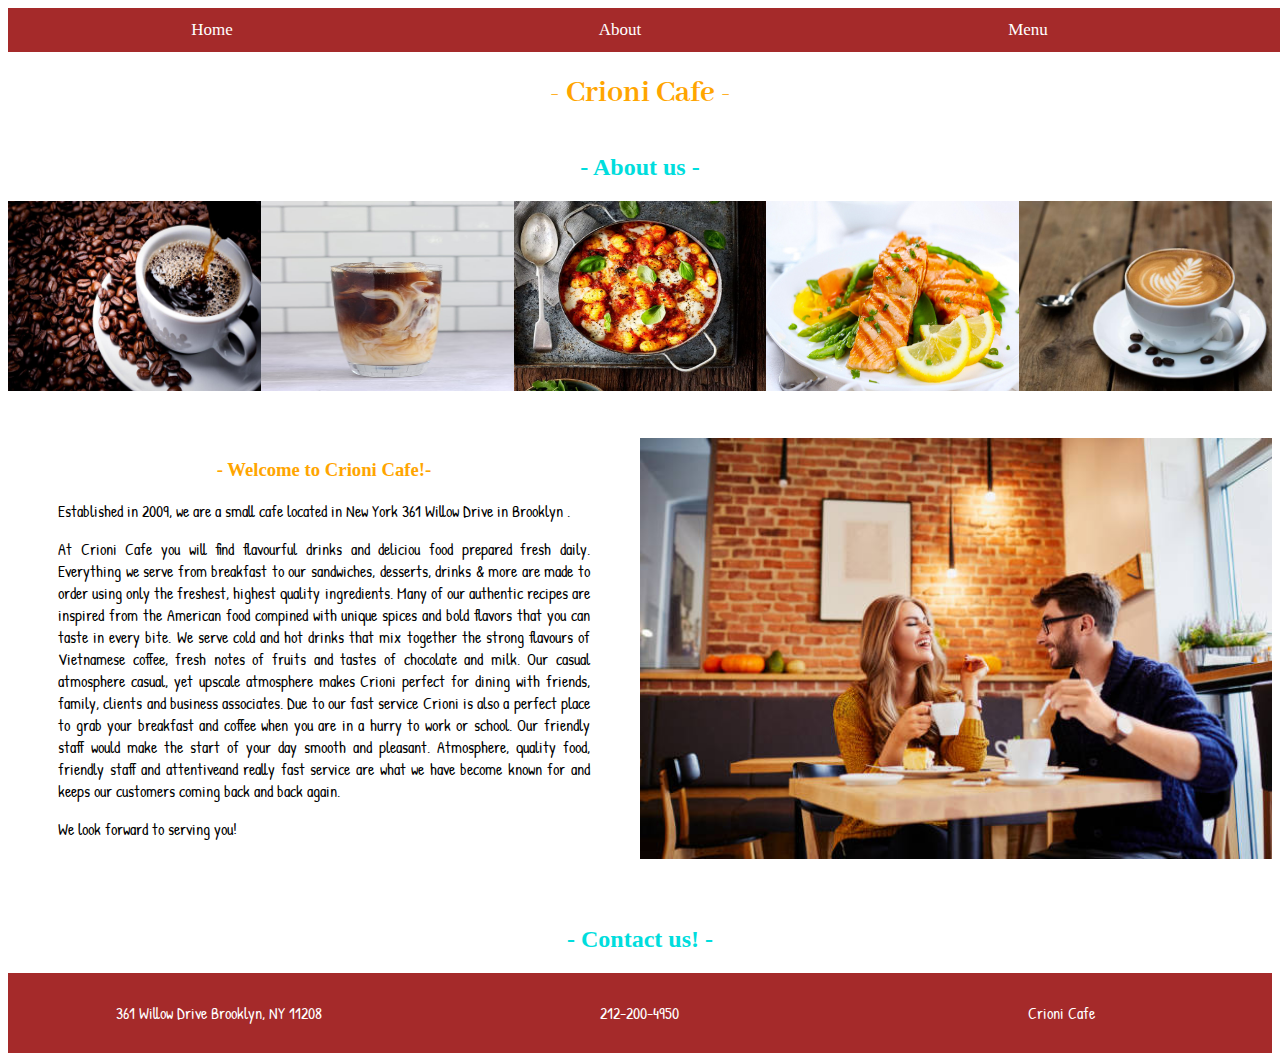
<file: Crioni Cafe/about.html>
<!DOCTYPE>
<html>
	<head>
    <title>Crioni Cafe
    </title>
    <meta name="description" content="Cafe website">
    <meta name="author" content="Tanya Matsegora">
    <meta name="keywords" content="drinks,breakfast,food, desert">
    <link rel="stylesheet" type="text/css" href="style.css">
		<link rel="preconnect" href="https://fonts.googleapis.com">
		<link rel="preconnect" href="https://fonts.gstatic.com" crossorigin>
		<link href="https://fonts.googleapis.com/css2?family=Abhaya+Libre&family=Patrick+Hand&family=Permanent+Marker&display=swap" rel="stylesheet">
  </head>
  <body>
    <header>
			<nav class="nav">
          <a href="index.html">Home</a>
          <a href="about.html">About</a>
          <a href="menu.html">Menu</a>
      </nav>
    </header>
    <main class="grid">
			<h1 class="h1">- Crioni Cafe -</h1>
      <h2 class="h2">- About us -</h2>
			<div class="text">
      <h3>- Welcome to Crioni Cafe!- </h3>
      <p>Established in 2009, we are a small cafe located in New York 361 Willow Drive in Brooklyn .</p>
      <p>At Crioni Cafe you will find flavourful drinks and deliciou food prepared fresh daily. Everything we serve from breakfast to our sandwiches, desserts, drinks & more are made to order using only the freshest, highest quality ingredients. Many of our authentic recipes are inspired from the American food compined with unique spices and bold flavors that you can taste in every bite.
        We serve cold and hot drinks that mix together the strong flavours of Vietnamese coffee, fresh notes of fruits and tastes of chocolate and milk. Our casual atmosphere casual, yet upscale atmosphere makes Crioni perfect for dining with friends, family, clients and business associates. Due to our fast service Crioni is also a perfect place to grab your breakfast and coffee when you are in a hurry to work or school. Our friendly staff would make the start of your day smooth and pleasant. Atmosphere, quality food, friendly staff and attentiveand really fast service are what we have become known for and keeps our customers coming back and back again.</p>
        <p>We look forward to serving you!</p>
			</div>
			<img class="textimg" src="img/cafe.jpeg" alt="a couple in the cafe">
			<div class="row">
				<img src="img/coffee.jpg" alt="grains and cup of coffee">
				<img src="img/ice.jpg" alt="ice coffee">
				<img src="img/img4.jpeg" alt="bowl with veggies">
				<img src="img/img5.jpeg" alt="salmon">
				<img src="img/img6.jpeg" alt="cup of coffee">

			</div>

    </main>

		</body>
		<footer>
		<h2>- Contact us! -</h2>
		<div id="f">
		<p>361 Willow Drive Brooklyn, NY 11208</p>
		<p>212-200-4950</p>
		<p>Crioni Cafe</p>
	</div>
		</footer>
  </html>
</file>
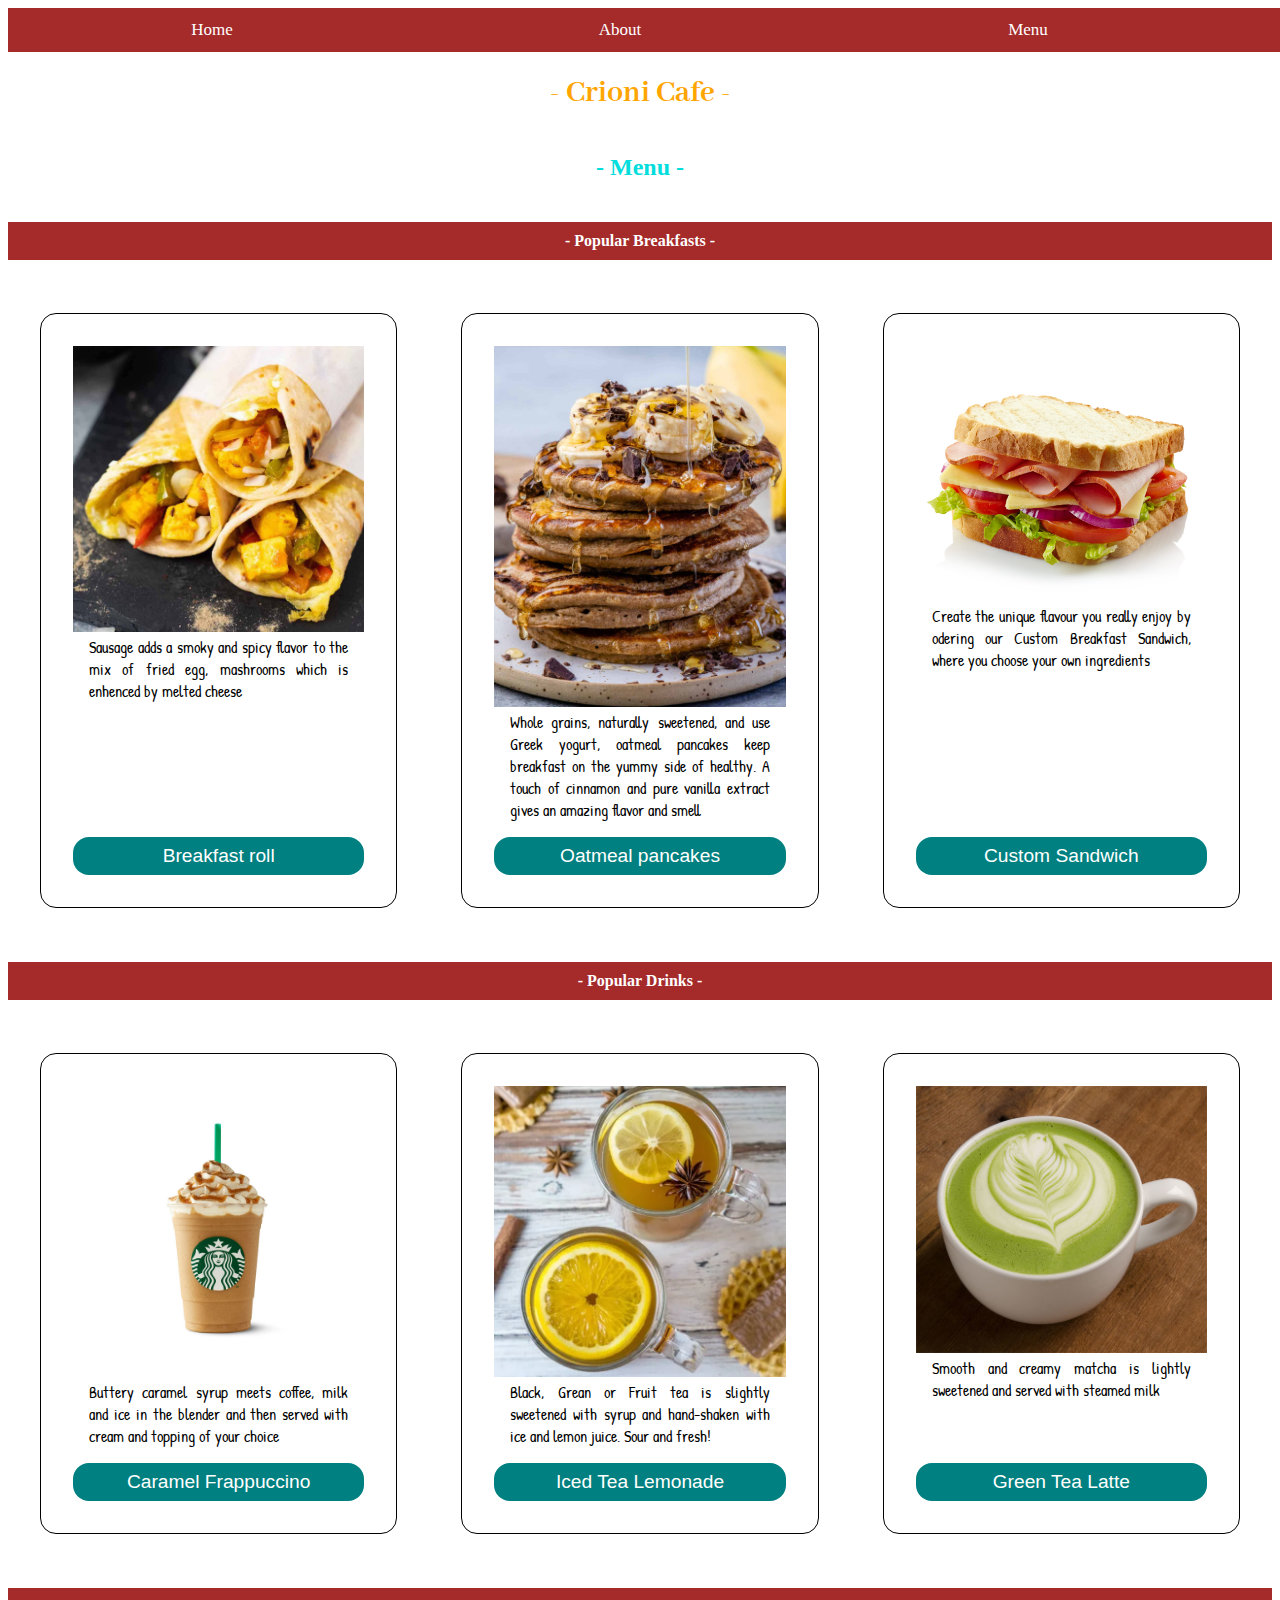
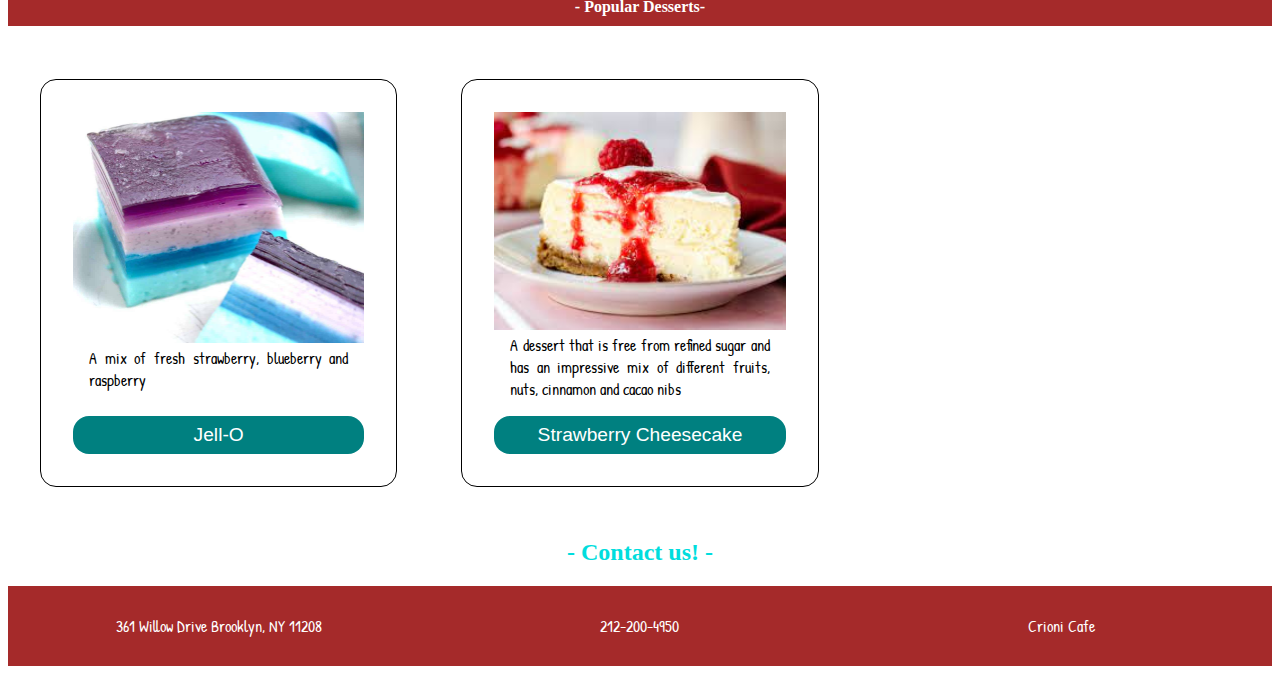
<file: Crioni Cafe/menu.html>
<!DOCTYPE>
<html>
	<head>
    <title>Crioni Cafe
    </title>
    <meta name="description" content="Cafe website">
    <meta name="author" content="Tanya Matsegora">
    <meta name="keywords" content="drinks,breakfast,food, desert">
    <link rel="stylesheet" type="text/css" href="style.css">
    <link rel="preconnect" href="https://fonts.googleapis.com">
		<link rel="preconnect" href="https://fonts.gstatic.com" crossorigin>
		<link href="https://fonts.googleapis.com/css2?family=Abhaya+Libre&family=Patrick+Hand&family=Permanent+Marker&display=swap" rel="stylesheet">
  </head>
  <body>
    <header>
			<nav class="nav">
          <a href="index.html">Home</a>
          <a href="about.html">About</a>
          <a href="menu.html">Menu</a>
      </nav>
    </header>
    <main class="wrap">
			<h1 class="h1">- Crioni Cafe -</h1>
      <h2 class="h2">- Menu -</h2>
      <h4 class="h31">- Popular Breakfasts -</h4>
      <h4 class="h32">- Popular Drinks -</h4>
      <h4 class="h33">- Popular Desserts-</h4>

      <article class="food1">
       <p>Sausage adds a smoky and spicy flavor to the mix of fried egg, mashrooms which is enhenced by melted cheese</p>
       <img src="img/roll.jpg" alt="Roll">
       <button>Breakfast roll</button>
     </article>

     <article class="food2">
       <p>Whole grains, naturally sweetened, and use Greek yogurt, oatmeal pancakes keep breakfast on the yummy side of healthy. A touch of cinnamon and pure vanilla extract gives an amazing flavor and smell</p>
       <img src="img/pancake.jpg" alt="pancakes">
       <button>Oatmeal pancakes</button>
     </article>

     <article class="food3">
       <p>Create the unique flavour you really enjoy by odering our Custom Breakfast Sandwich, where you choose your own ingredients </p>
       <img src="img/Sandwich.jpg" alt="Sandwich">
       <button>Custom Sandwich</button>
     </article>

     <article class="food4">
       <p>Buttery caramel syrup meets  coffee, milk and ice in the blender and then served with cream and topping of your choice</p>
       <img src="img/fr.jpg" alt="coffee">
       <button>Caramel Frappuccino</button>
     </article>

     <article class="food5">
       <p> Black, Grean or Fruit tea is slightly sweetened with syrup and hand-shaken with ice and lemon juice. Sour and fresh!</p>
       <img src="img/drinks.jpeg" alt="lemonade">
       <button>Iced Tea Lemonade</button>
     </article>

     <article class="food6">
       <p> Smooth and creamy matcha is lightly sweetened and served with steamed milk</p>
       <img src="img/matcha.jpg" alt="Matcha">
       <button>Green Tea Latte</button>
     </article>

     <article class="food7">
       <p>A mix of fresh strawberry, blueberry and raspberry</p>
       <img src="img/jelly.jpg" alt="blue jelly">
       <button>Jell-O</button>
     </article>
     <article class="food8">
       <p> A dessert that is free from refined sugar and has an impressive mix of different fruits, nuts, cinnamon and cacao nibs</p>
       <img src="img/cheese.jpg" alt="Cheesecake">
       <button>Strawberry Cheesecake</button>
     </article>
   </main>

  </body>
  <footer>
  <h2>- Contact us! -</h2>
  <div id="f">
  <p>361 Willow Drive Brooklyn, NY 11208</p>
  <p>212-200-4950</p>
  <p>Crioni Cafe</p>
</div>
  </footer>
 </html>
</file>
<file: Cat's portfolio css-training/css/styles.css>
body {
  color: #343434;
  margin: 0;
  padding: 0;
  font-family: 'Montserrat', sans-serif;
  font-size: 15px;
  line-height: 1.5;
}
img {
  width: 300px;
}
a {
  color:  #F7FFF7;
}
a:hover {
  text-decoration: none;
}
h1, h2 {
  font-family: 'Caveat', cursive;
  font-weight: 400;
  margin:0;
}
h1 {
  font-size: 100px;
  line-height: 1;
}
h2 {
  font-size: 45px;
}



.content-wrap {
  margin: 0 auto;
  width: 65%;
  padding: 60px 0;

}

.item-details h3 {
  margin-bottom: 0;
}

.item-details h3 + p {
  font-style: italic;
}
.item-details h3 ~ p {
  margin: 0;}

.divider > section {
  overflow: hidden;
  border-bottom: 1px dashed #343434;
  padding: 25px 0;
}
.divider > section:last-of-type {
  border: none;
}


header {
  background: #CB769E;
  color: #F7FFF7;
}

header, footer {
  text-align: center;
}



.projects {
  background:#ADBCA5;
}

.projects .btn {
  background: #00AFB9;
  color: #F7FFF7;
  text-decoration: none;
  padding: 8px;
  border-radius: 4px;

}
.projects .btn:hover {
  background: rgba(47,48,97,80%);
}
.project-item h3 {
  margin-top: 0;
}




.work-experience {
  background: #E8B9AB;
}




.education {
  background-image: url(../images/book.jpg);
  background-position: top right;
  background-size: cover;
  padding-bottom: 100px;
}




footer {
  background:#CB769E;
  color: #F7FFF7;
}
.contact-list {
  list-style-type: none;
  padding: 0;
}
.contact-list a {
  padding: 5px;
  display: inline-block;
}


/* Responsive
------------------------------------*/
@media screen and (min-width: 750px) {

  header, footer {
    text-align: center;
  }

  .project-item img {
    float: left;
    margin-right: 20px;
  }

  .job-item {
    display: grid;
    grid-template-columns: 1fr 2fr;
    column-gap: 20px;
  }

  .contact-list {
    display: flex;
    justify-content: center;
  }
  .contact-list a {
    padding: 15px;
  }
}

@media screen and (max-width: 749px) {
  h1 {
    font-size: 75px;
    line-height: 0.9;
    margin-bottom: 20px;
  }
  h2 {
    line-height: 1;
  }
}
</file>
<file: Crioni Cafe/style.css>
p{
  font-family: 'Patrick Hand';
}
.nav {
  width: 100%;
  background-color: brown;
  position:fixed;
  display:flex;
}
a{
  text-decoration: none;
}
a:hover{
  text-decoration: underline;
  text-decoration-color:white;
}

.nav a {

  padding: 12px;
  color: white;
  font-size: 17px;
  width: 30%;
  text-align: center;
}
ul {
  list-style-type: none;
}

main {
  padding-top: 40px;
  }
img{
    width:100%;
  }
h1,h2,h3,h4{
  text-align: center;
}
h1{
    color:orange;
    padding-top:5px;
    font-family: 'Abhaya Libre', serif;
}
h2{
  color: #00DDDD;
}
h3{
  color:orange;
}
h4{
  background-color: brown;
  color: white;
  padding: 10px;
}
.wrapper{
  display: grid;
    grid-gap: 20px;
  grid-template-columns: 1fr 1fr 1fr;
  grid-template-rows:auto auto auto 350px;
  grid-template-areas:
  ". h1 ."
  "a1 a2 a3"
  ". h2 ."
  "i1 im1 im1"
  ;}
  .grid{
    display: grid;
    grid-template-columns: 1fr 1fr;
    grid-template-areas:
    "h1 h1"
    "h2 h2"
      "row row"
    "t ti"
    ;

}
.textimg{
  grid-area: ti;

  margin:20px;
  align-self: center;
  justify-self: center;
}
.text{
  grid-area: t;
  padding:50px;
  text-align: justify;
  align-self: center;
  justify-self: center;
}
.a1{
  grid-area: a1;
  text-align: center;
}
.a2{
  grid-area: a2;
  text-align: center;
}
.a3{
  grid-area: a3;
  text-align: center;
}
.h1{
  grid-area: h1;
  text-align: center;
}
.h2{
  grid-area: h2;
  text-align: center;
}
.i1{
  grid-area: i1;
  align-self: center;
  justify-self: center;
}

.im1{
  grid-area: im1;
  height:350px;
}
.row{
  display:flex;
  grid-area:row;
}
.row>img{
  width:20%;
  height:190px;
}
#f{
  display:flex;

  color:white;
  background-color: brown;
}
footer p{
  padding:12px;
  margin:17px;
  width: 30%;
  text-align: center;
}
.wrap{

  display: grid;
  grid-template-columns: 1fr 1fr 1fr;
  grid-template-areas:
  "h1 h1 h1"
  "h2 h2 h2"
  "h31 h31 h31"
  "food1 food2 food3"
"h32 h32 h32"
"food4 food5 food6"
"h33 h33 h33"
"food7 food8 .";
}
.h31{
  grid-area: h31;
}
.h32{
  grid-area: h32;
}
.h33{
  grid-area: h33;
}
.food1{
  grid-area: food1;
}
.food2{
  grid-area: food2;
}
.food3{
  grid-area: food3;
}
.food4{
  grid-area: food4;
}
.food5{
  grid-area: food5;
}
.food6{
  grid-area: food6;
}
.food7{
  grid-area: food7;
}
.food8{
  grid-area: food8;
}
.wrap>article {
  display: flex;
  flex-flow: column; }

.wrap>article > img {
  order: -1;
  align-self: center; }

.wrap> article {
  padding: 2rem;
  border: 1px solid black;
  border-radius: 1rem;
margin:2rem; }


.wrap>article > p {
  margin: 0.25em 1rem 1rem;
  text-align: justify;
}

article > button {
  margin-top: auto;
  background: teal;
  color: white;
  padding: 0.5rem;
  border: none;
  border-radius: 1rem;
  font-size: 1.2rem; }
</file>
<file: Beyond the city/style.css>
@font-face {
  font-family: FirstFont;
  src: url(coolvetica-rg.woff);
}

@font-face {
  font-family: Second Font;
  src: url(Louis-George-Cafe.woff);
}

h1,h2,h3,h5{
font-family: FirstFont;
}
p{
  font-family: Second Font;
  font-size: 18px;
}

body{
  color:white !important;
  background: black !important;
}
.navbar-brand{
color: lightgreen !important;
}
blockquote{
    text-indent: -0.45em;
   quotes: "“" "”" ;

}
blockquote::before {
  content: open-quote;
}
blockquote::after {
  content: close-quote;
}
h1{
font-size: 36px;
  text-align: center;
  color: lightgreen;
  margin-top: 70px !important;
  margin-bottom: 50px !important;
}

.row {
  display: flex;
  flex-wrap: wrap;
}


.column {
  flex: 33%;
  padding: 20px;
  text-align: center;
}

/* On screens that are 992px wide or less, go from four columns to two columns */
@media screen and (max-width: 992px) {
  .column {
    flex: 50%;
  }
  iframe{
    width:100%;
  }
}

/* On screens that are 600px wide or less, make the columns stack on top of each other instead of next to each other */
@media screen and (max-width: 600px) {
  .row {
    flex-direction: column;
  }
  iframe{
    width:100%;
    height:300px;
  }

}
.grid{
  display:grid;
}
.gr{
  display:grid;
    grid-template-columns: 1fr 1fr;
    place-items: center;
}
@media screen and (max-width: 600px) {
  .gr{
    grid-template-columns: 1fr;
  }

}
.round{
  margin:50px;
  border-radius: 50%;
  width:100%;
}
.r{
  margin:30px;
  background-color: #141414;
padding: 10px;
}
h2{
  font-size:32px;
  color: lightgreen !important;
  text-decoration: underline;
}
a:link{
  font-family: Second Font;
  font-size: 18px;
}


h3{
  font-size:29px;
}
h5{
  font-size: 23px;
}
.footer{
  text-align: center;
}
.card-body>h5{
  color:lightgreen !important;

}
.a{
  margin:10px;
  padding: 20px;
  text-align: justify;
}
.card-body>  a:link{
  text-decoration: none;
  color:lightgreen;
}
.card-body>  a:hover{
  text-decoration: underline;
  text-decoration-color: lightgreen;
  color:lightgreen;

}
a:hover{
  font-family: Second Font;
  font-size: 18px;
}
.card-body>main a:visited{
    text-decoration: none;
    color: blue;
}
.card-body>main a:active{
  color:green;
}
.column a:link{
text-decoration: none;
color:white;
}
.column a:visited{
text-decoration: none;
color:white;
}

.column a:hover{
  text-decoration-color: white;
  text-decoration: underline;
  color: white;
}
</file>
